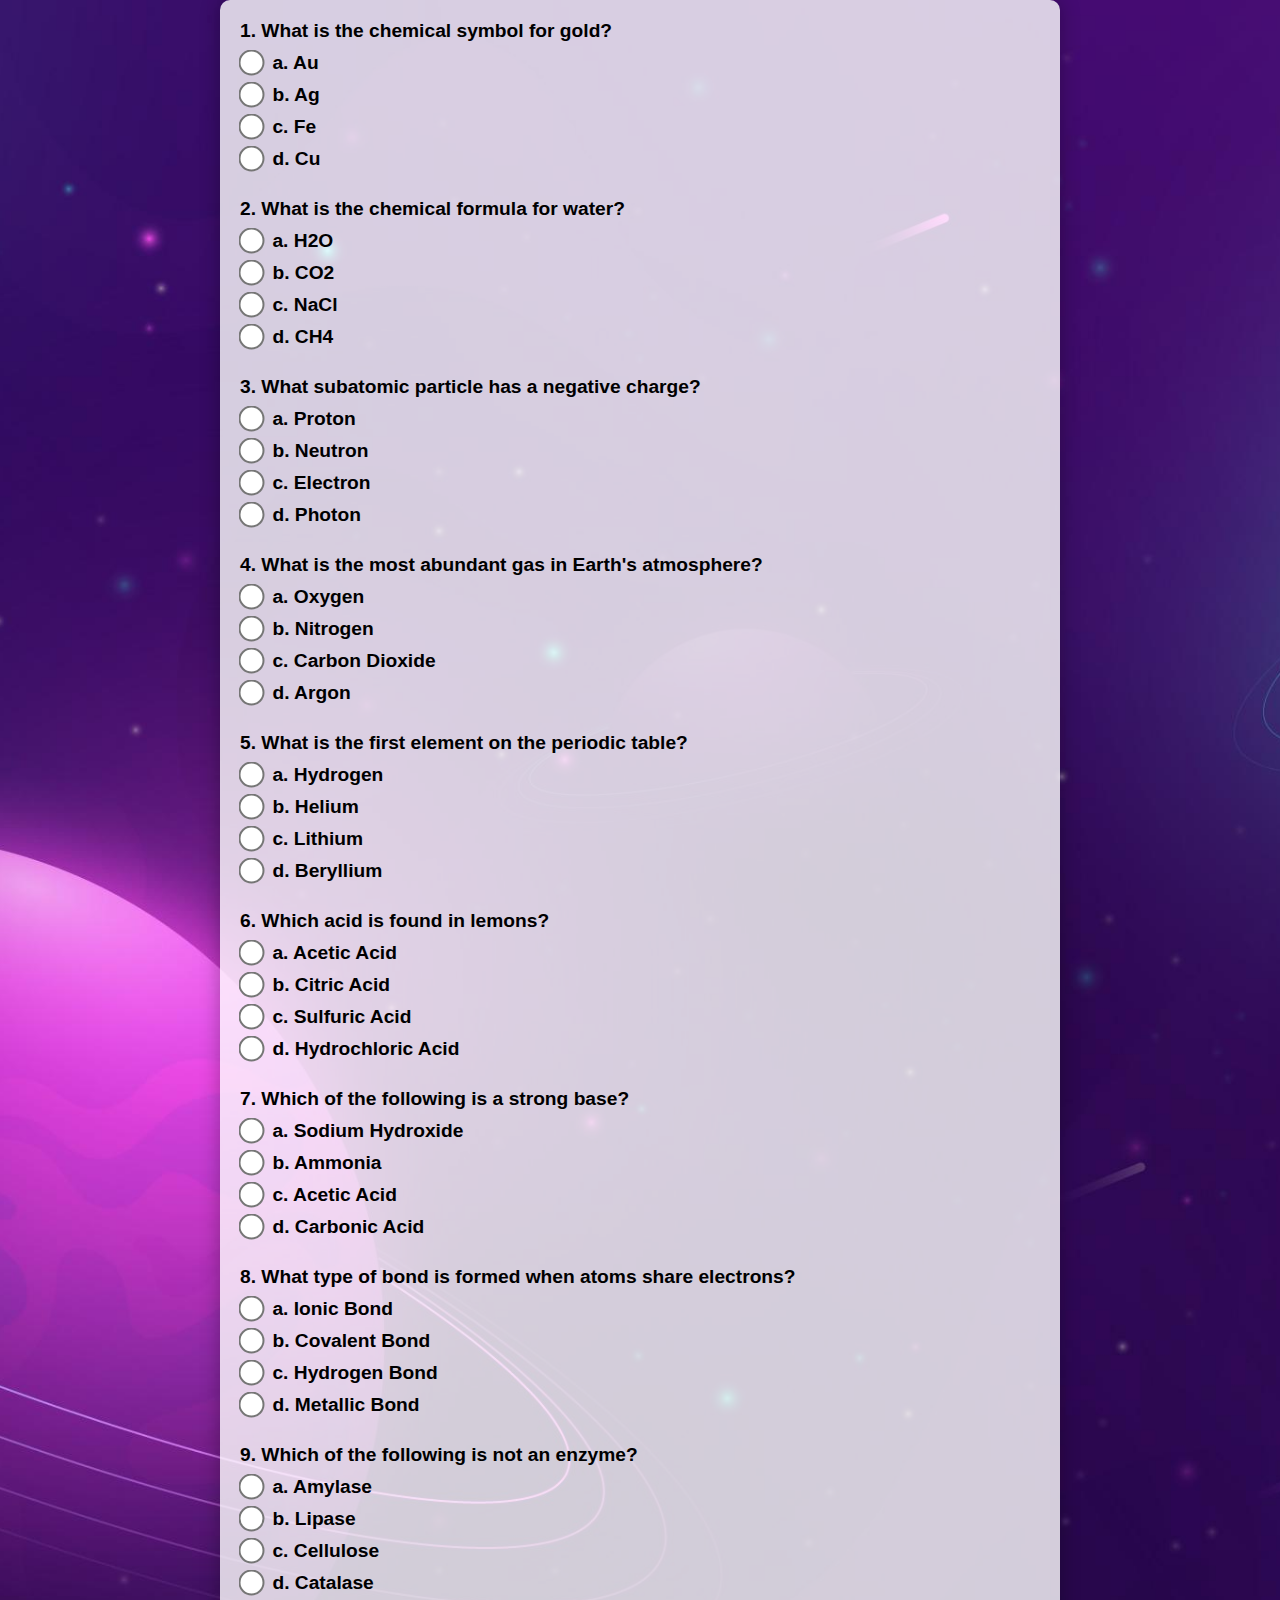
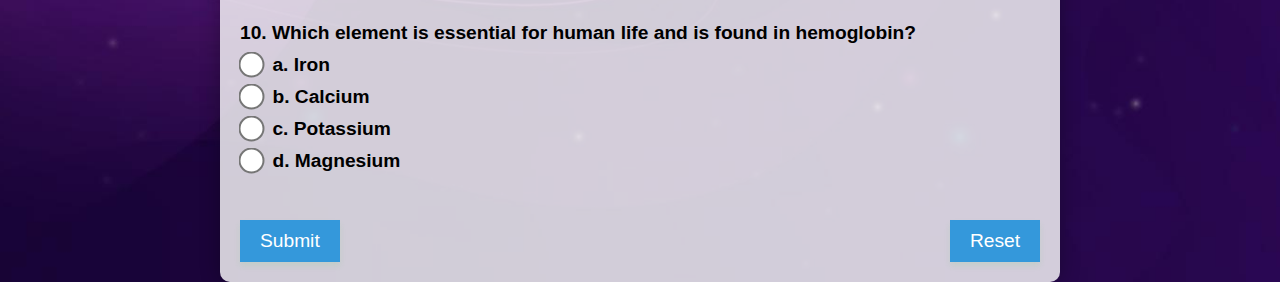
<file: sub-pages/chem.html>
<!DOCTYPE html>
<html>
    <head>
        <title>Chemistry</title>
        <link rel="icon" type="image/jpg" href="../Gemini_Generated_Image.jpg">
        <link rel="stylesheet" type="text/css" href="../stylesheet/sub.css">
    </head>
    <body>
        <form>
            <div class="chemistry1">
                <label for="element">1. What is the chemical symbol for gold?</label><br>
            
                <input type="radio" id="element" name="element" value="Au">
                <label for="Au">a. Au</label><br>
            
                <input type="radio" id="element" name="element" value="Ag">
                <label for="Ag">b. Ag</label><br>
            
                <input type="radio" id="element" name="element" value="Fe">
                <label for="Fe">c. Fe</label><br>
            
                <input type="radio" id="element" name="element" value="Cu">
                <label for="Cu">d. Cu</label><br>
            </div><br>
            
            <div class="chemistry2">
                <label for="compound">2. What is the chemical formula for water?</label><br>
            
                <input type="radio" id="compound" name="compound" value="H2O">
                <label for="H2O">a. H2O</label><br>
            
                <input type="radio" id="compound" name="compound" value="CO2">
                <label for="CO2">b. CO2</label><br>
            
                <input type="radio" id="compound" name="compound" value="NaCl">
                <label for="NaCl">c. NaCl</label><br>
            
                <input type="radio" id="compound" name="compound" value="CH4">
                <label for="CH4">d. CH4</label><br>
            </div><br>
            
            <div class="chemistry3">
                <label for="atom">3. What subatomic particle has a negative charge?</label><br>
            
                <input type="radio" id="atom" name="atom" value="Proton">
                <label for="Proton">a. Proton</label><br>
            
                <input type="radio" id="atom" name="atom" value="Neutron">
                <label for="Neutron">b. Neutron</label><br>
            
                <input type="radio" id="atom" name="atom" value="Electron">
                <label for="Electron">c. Electron</label><br>
            
                <input type="radio" id="atom" name="atom" value="Photon">
                <label for="Photon">d. Photon</label><br>
            </div><br>
            
            <div class="chemistry4">
                <label for="gas">4. What is the most abundant gas in Earth's atmosphere?</label><br>
            
                <input type="radio" id="gas" name="gas" value="Oxygen">
                <label for="Oxygen">a. Oxygen</label><br>
            
                <input type="radio" id="gas" name="gas" value="Nitrogen">
                <label for="Nitrogen">b. Nitrogen</label><br>
            
                <input type="radio" id="gas" name="gas" value="Carbon Dioxide">
                <label for="Carbon Dioxide">c. Carbon Dioxide</label><br>
            
                <input type="radio" id="gas" name="gas" value="Argon">
                <label for="Argon">d. Argon</label><br>
            </div><br>
            
            <div class="chemistry5">
                <label for="periodic">5. What is the first element on the periodic table?</label><br>
            
                <input type="radio" id="periodic" name="periodic" value="Hydrogen">
                <label for="Hydrogen">a. Hydrogen</label><br>
            
                <input type="radio" id="periodic" name="periodic" value="Helium">
                <label for="Helium">b. Helium</label><br>
            
                <input type="radio" id="periodic" name="periodic" value="Lithium">
                <label for="Lithium">c. Lithium</label><br>
            
                <input type="radio" id="periodic" name="periodic" value="Beryllium">
                <label for="Beryllium">d. Beryllium</label><br>
            </div><br>
            
            <div class="chemistry6">
                <label for="acid">6. Which acid is found in lemons?</label><br>
            
                <input type="radio" id="acid" name="acid" value="Acetic Acid">
                <label for="Acetic Acid">a. Acetic Acid</label><br>
            
                <input type="radio" id="acid" name="acid" value="Citric Acid">
                <label for="Citric Acid">b. Citric Acid</label><br>
            
                <input type="radio" id="acid" name="acid" value="Sulfuric Acid">
                <label for="Sulfuric Acid">c. Sulfuric Acid</label><br>
            
                <input type="radio" id="acid" name="acid" value="Hydrochloric Acid">
                <label for="Hydrochloric Acid">d. Hydrochloric Acid</label><br>
            </div><br>
            
            <div class="chemistry7">
                <label for="base">7. Which of the following is a strong base?</label><br>
            
                <input type="radio" id="base" name="base" value="Sodium Hydroxide">
                <label for="Sodium Hydroxide">a. Sodium Hydroxide</label><br>
            
                <input type="radio" id="base" name="base" value="Ammonia">
                <label for="Ammonia">b. Ammonia</label><br>
            
                <input type="radio" id="base" name="base" value="Acetic Acid">
                <label for="Acetic Acid">c. Acetic Acid</label><br>
            
                <input type="radio" id="base" name="base" value="Carbonic Acid">
                <label for="Carbonic Acid">d. Carbonic Acid</label><br>
            </div><br>
            
            <div class="chemistry8">
                <label for="bond">8. What type of bond is formed when atoms share electrons?</label><br>
            
                <input type="radio" id="bond" name="bond" value="Ionic Bond">
                <label for="Ionic Bond">a. Ionic Bond</label><br>
            
                <input type="radio" id="bond" name="bond" value="Covalent Bond">
                <label for="Covalent Bond">b. Covalent Bond</label><br>
            
                <input type="radio" id="bond" name="bond" value="Hydrogen Bond">
                <label for="Hydrogen Bond">c. Hydrogen Bond</label><br>
            
                <input type="radio" id="bond" name="bond" value="Metallic Bond">
                <label for="Metallic Bond">d. Metallic Bond</label><br>
            </div><br>
            
            <div class="chemistry9">
                <label for="enzyme">9. Which of the following is not an enzyme?</label><br>
            
                <input type="radio" id="enzyme" name="enzyme" value="Amylase">
                <label for="Amylase">a. Amylase</label><br>
            
                <input type="radio" id="enzyme" name="enzyme" value="Lipase">
                <label for="Lipase">b. Lipase</label><br>
            
                <input type="radio" id="enzyme" name="enzyme" value="Cellulose">
                <label for="Cellulose">c. Cellulose</label><br>
            
                <input type="radio" id="enzyme" name="enzyme" value="Catalase">
                <label for="Catalase">d. Catalase</label><br>
            </div><br>
            
            <div class="chemistry10">
                <label for="element">10. Which element is essential for human life and is found in hemoglobin?</label><br>
            
                <input type="radio" id="element" name="elementQ" value="Iron">
                <label for="Iron">a. Iron</label><br>
            
                <input type="radio" id="element" name="elementQ" value="Calcium">
                <label for="Calcium">b. Calcium</label><br>
            
                <input type="radio" id="element" name="elementQ" value="Potassium">
                <label for="Potassium">c. Potassium</label><br>
            
                <input type="radio" id="element" name="elementQ" value="Magnesium">
                <label for="Magnesium">d. Magnesium</label><br>
            </div><br>
            <button type="submit" value="submit">Submit</button>
            <button type="reset" value="reset" class="Reset">Reset</button>
        </form>

    </body>
</html>
</file>
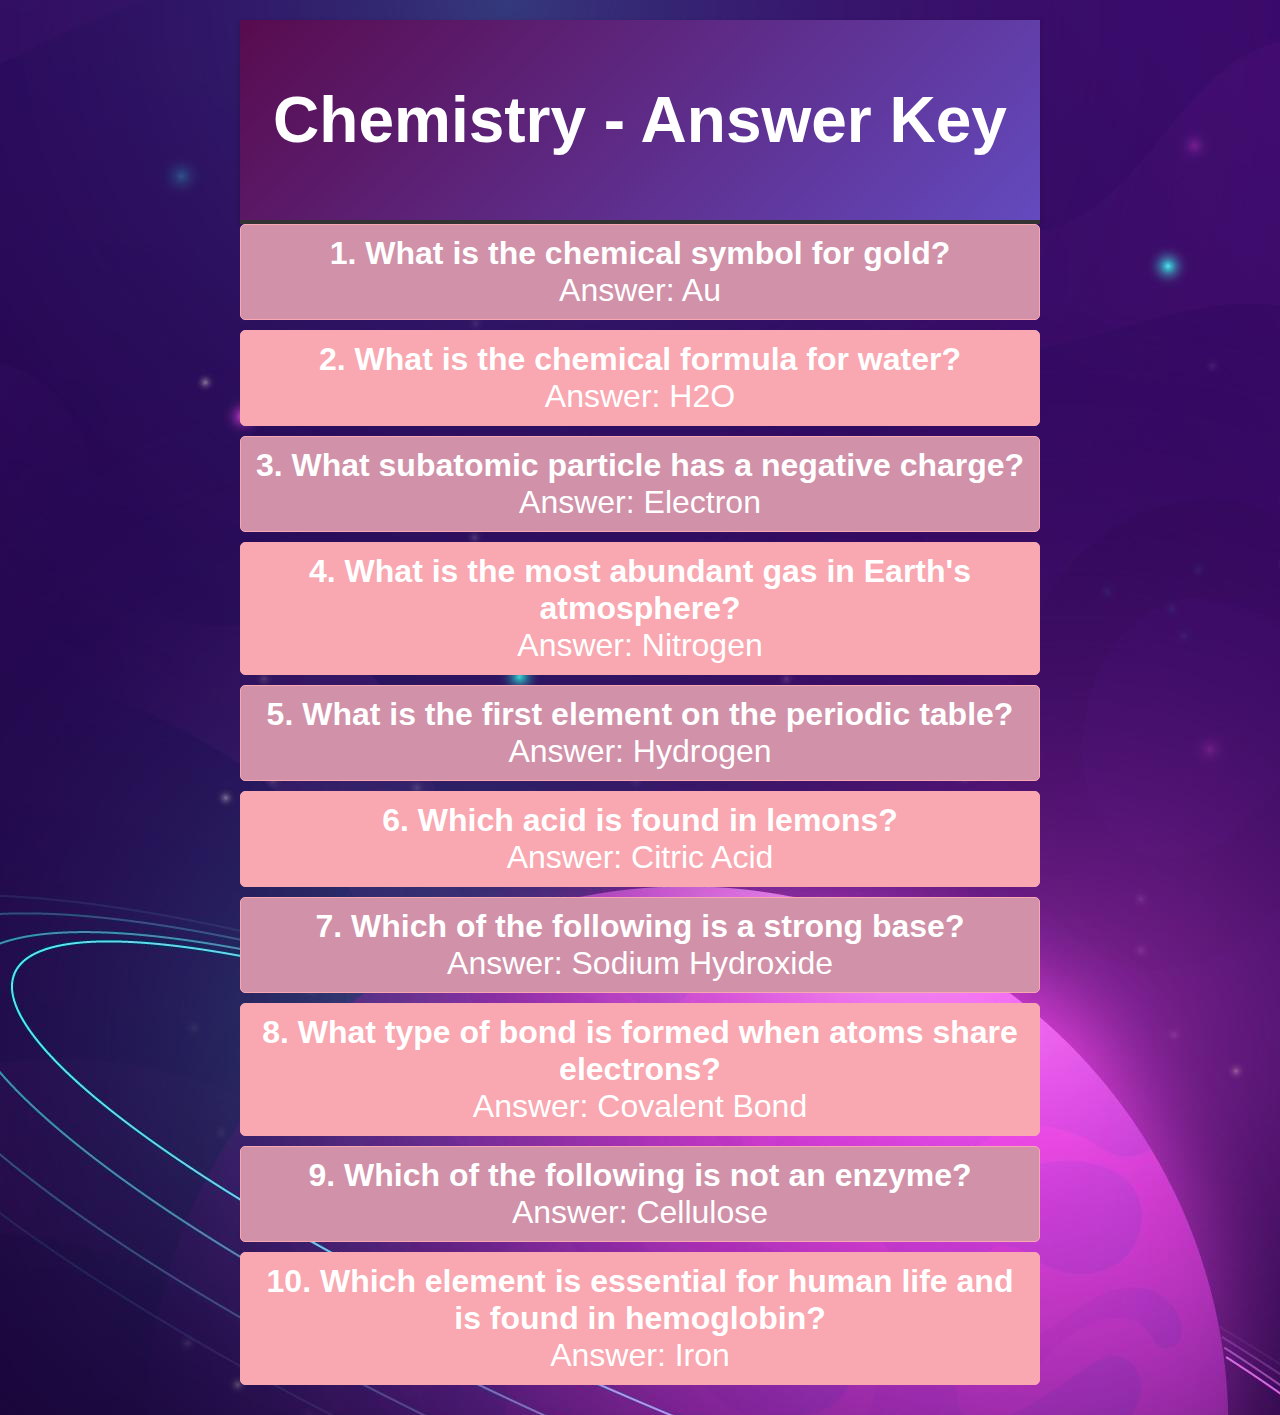
<file: sub-pages/chemkey.html>
<!DOCTYPE html>
<html>
<head>
    <title>Chemistry - Answer Key</title>
    <link rel="icon" type="image/jpg" href="../Gemini_Generated_Image.jpg">
    <link rel="stylesheet" type="text/css" href="../stylesheet/key.css">
</head>
<body>
    <div class="container">
        <header>
            <h1>Chemistry - Answer Key</h1>
        </header>
        <div class="answer">
            <strong>1. What is the chemical symbol for gold?</strong><br>
            Answer: Au
        </div>
        <div class="answer">
            <strong>2. What is the chemical formula for water?</strong><br>
            Answer: H2O
        </div>
        <div class="answer">
            <strong>3. What subatomic particle has a negative charge?</strong><br>
            Answer: Electron
        </div>
        <div class="answer">
            <strong>4. What is the most abundant gas in Earth's atmosphere?</strong><br>
            Answer: Nitrogen
        </div>
        <div class="answer">
            <strong>5. What is the first element on the periodic table?</strong><br>
            Answer: Hydrogen
        </div>
        <div class="answer">
            <strong>6. Which acid is found in lemons?</strong><br>
            Answer: Citric Acid
        </div>
        <div class="answer">
            <strong>7. Which of the following is a strong base?</strong><br>
            Answer: Sodium Hydroxide
        </div>
        <div class="answer">
            <strong>8. What type of bond is formed when atoms share electrons?</strong><br>
            Answer: Covalent Bond
        </div>
        <div class="answer">
            <strong>9. Which of the following is not an enzyme?</strong><br>
            Answer: Cellulose
        </div>
        <div class="answer">
            <strong>10. Which element is essential for human life and is found in hemoglobin?</strong><br>
            Answer: Iron
        </div>
    </div>
</body>
</html>
</file>
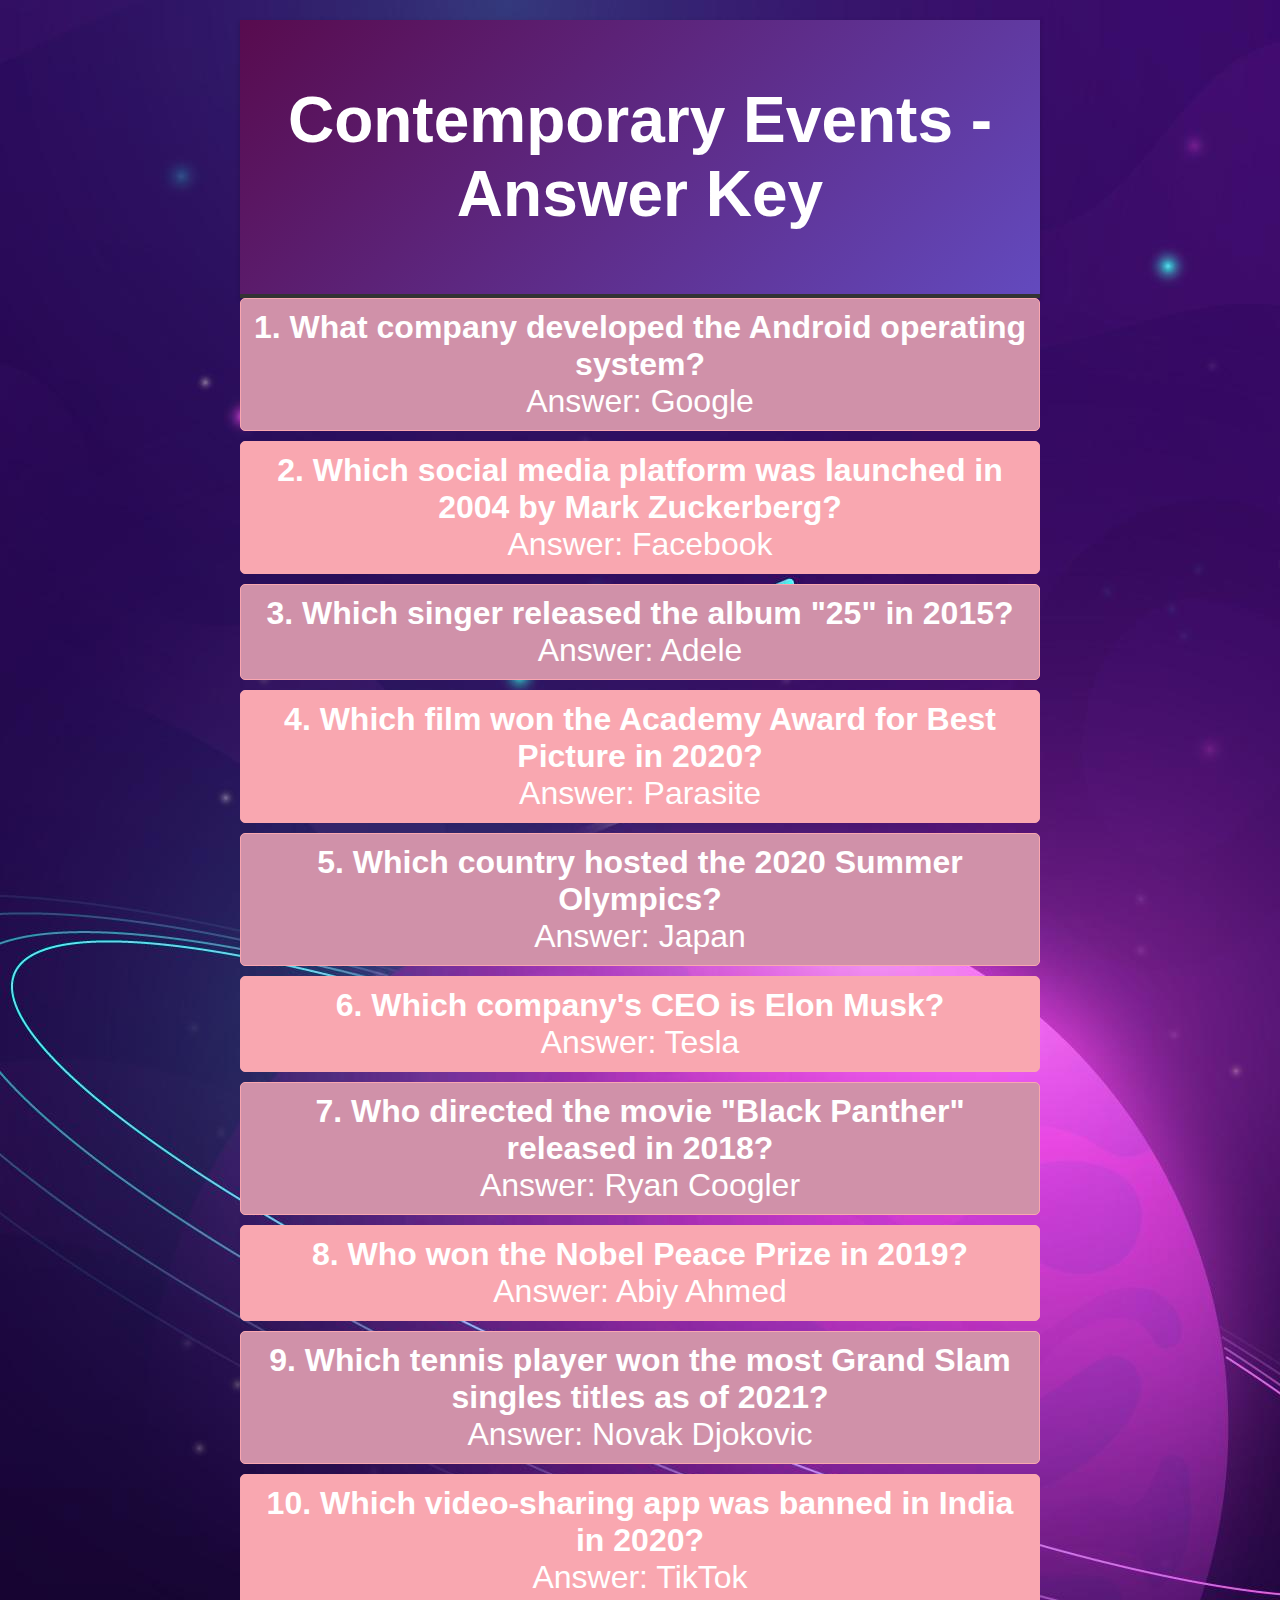
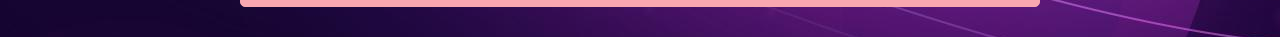
<file: sub-pages/conkey.html>
<!DOCTYPE html>
<html>
<head>
    <title>Contemporary Events - Answer Key</title>
    <link rel="icon" type="image/jpg" href="../Gemini_Generated_Image.jpg">
    <link rel="stylesheet" type="text/css" href="../stylesheet/key.css">
</head>
<body>
    <div class="container">
        <header>
            <h1>Contemporary Events - Answer Key</h1>
        </header>
        <div class="answer">
            <strong>1. What company developed the Android operating system?</strong><br>
            Answer: Google
        </div>
        <div class="answer">
            <strong>2. Which social media platform was launched in 2004 by Mark Zuckerberg?</strong><br>
            Answer: Facebook
        </div>
        <div class="answer">
            <strong>3. Which singer released the album "25" in 2015?</strong><br>
            Answer: Adele
        </div>
        <div class="answer">
            <strong>4. Which film won the Academy Award for Best Picture in 2020?</strong><br>
            Answer: Parasite
        </div>
        <div class="answer">
            <strong>5. Which country hosted the 2020 Summer Olympics?</strong><br>
            Answer: Japan
        </div>
        <div class="answer">
            <strong>6. Which company's CEO is Elon Musk?</strong><br>
            Answer: Tesla
        </div>
        <div class="answer">
            <strong>7. Who directed the movie "Black Panther" released in 2018?</strong><br>
            Answer: Ryan Coogler
        </div>
        <div class="answer">
            <strong>8. Who won the Nobel Peace Prize in 2019?</strong><br>
            Answer: Abiy Ahmed
        </div>
        <div class="answer">
            <strong>9. Which tennis player won the most Grand Slam singles titles as of 2021?</strong><br>
            Answer: Novak Djokovic
        </div>
        <div class="answer">
            <strong>10. Which video-sharing app was banned in India in 2020?</strong><br>
            Answer: TikTok
        </div>
    </div>
</body>
</html>
</file>
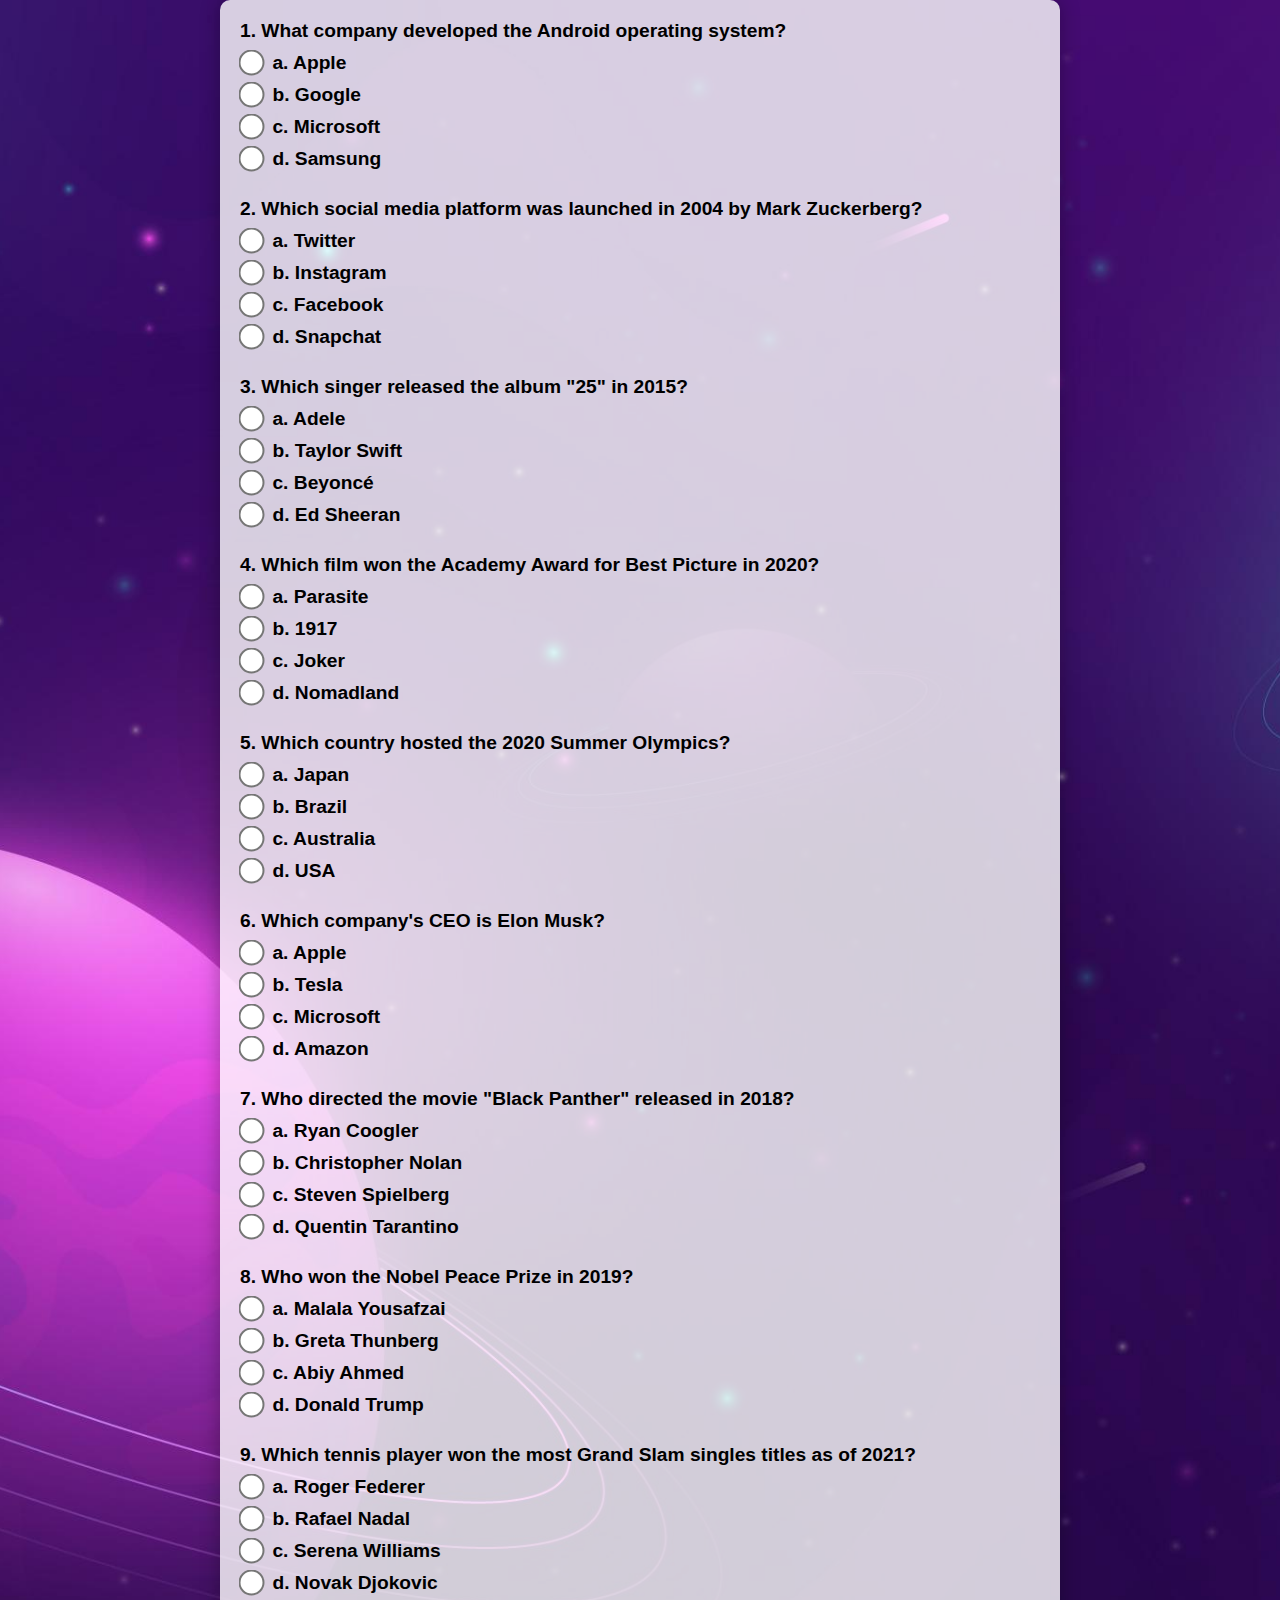
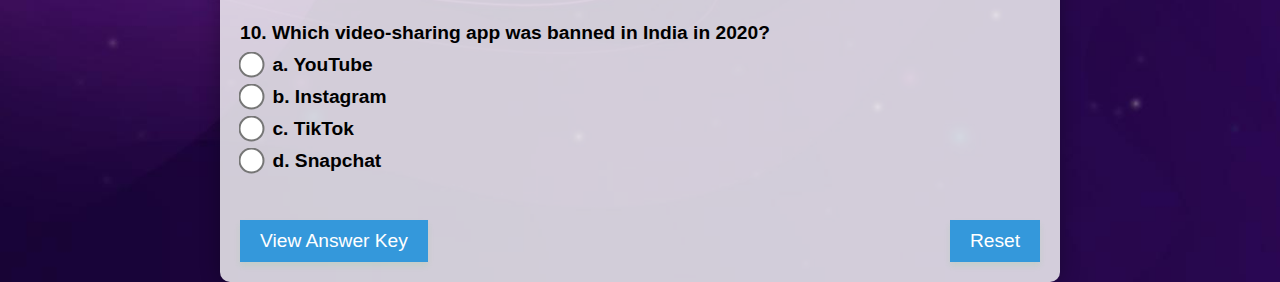
<file: sub-pages/contemporary.html>
<!DOCTYPE html>
<html>
<head>
    <title>Contemporary Events</title>
    <link rel="icon" type="image/jpg" href="../Gemini_Generated_Image.jpg">
    <link rel="stylesheet" type="text/css" href="../stylesheet/sub.css">
</head>
<body>
    <form>
        <div class="contemporary1">
            <label for="techQ1">1. What company developed the Android operating system?</label><br>
        
            <input type="radio" id="techQ1" name="techQ1" value="Apple">
            <label for="techQ1">a. Apple</label><br>
        
            <input type="radio" id="techQ2" name="techQ1" value="Google">
            <label for="techQ2">b. Google</label><br>
        
            <input type="radio" id="techQ3" name="techQ1" value="Microsoft">
            <label for="techQ3">c. Microsoft</label><br>
        
            <input type="radio" id="techQ4" name="techQ1" value="Samsung">
            <label for="techQ4">d. Samsung</label><br>
        </div><br>
        
        <div class="contemporary2">
            <label for="socialQ2">2. Which social media platform was launched in 2004 by Mark Zuckerberg?</label><br>
        
            <input type="radio" id="socialQ5" name="socialQ2" value="Twitter">
            <label for="socialQ5">a. Twitter</label><br>
        
            <input type="radio" id="socialQ6" name="socialQ2" value="Instagram">
            <label for="socialQ6">b. Instagram</label><br>
        
            <input type="radio" id="socialQ7" name="socialQ2" value="Facebook">
            <label for="socialQ7">c. Facebook</label><br>
        
            <input type="radio" id="socialQ8" name="socialQ2" value="Snapchat">
            <label for="socialQ8">d. Snapchat</label><br>
        </div><br>
        
        <div class="contemporary3">
            <label for="celebQ3">3. Which singer released the album "25" in 2015?</label><br>
        
            <input type="radio" id="celebQ9" name="celebQ3" value="Adele">
            <label for="celebQ9">a. Adele</label><br>
        
            <input type="radio" id="celebQ10" name="celebQ3" value="Taylor Swift">
            <label for="celebQ10">b. Taylor Swift</label><br>
        
            <input type="radio" id="celebQ11" name="celebQ3" value="Beyoncé">
            <label for="celebQ11">c. Beyoncé</label><br>
        
            <input type="radio" id="celebQ12" name="celebQ3" value="Ed Sheeran">
            <label for="celebQ12">d. Ed Sheeran</label><br>
        </div><br>
        
        <div class="contemporary4">
            <label for="filmQ4">4. Which film won the Academy Award for Best Picture in 2020?</label><br>
        
            <input type="radio" id="filmQ13" name="filmQ4" value="Parasite">
            <label for="filmQ13">a. Parasite</label><br>
        
            <input type="radio" id="filmQ14" name="filmQ4" value="1917">
            <label for="filmQ14">b. 1917</label><br>
        
            <input type="radio" id="filmQ15" name="filmQ4" value="Joker">
            <label for="filmQ15">c. Joker</label><br>
        
            <input type="radio" id="filmQ16" name="filmQ4" value="Nomadland">
            <label for="filmQ16">d. Nomadland</label><br>
        </div><br>
        
        <div class="contemporary5">
            <label for="sportQ5">5. Which country hosted the 2020 Summer Olympics?</label><br>
        
            <input type="radio" id="sportQ17" name="sportQ5" value="Japan">
            <label for="sportQ17">a. Japan</label><br>
        
            <input type="radio" id="sportQ18" name="sportQ5" value="Brazil">
            <label for="sportQ18">b. Brazil</label><br>
        
            <input type="radio" id="sportQ19" name="sportQ5" value="Australia">
            <label for="sportQ19">c. Australia</label><br>
        
            <input type="radio" id="sportQ20" name="sportQ5" value="USA">
            <label for="sportQ20">d. USA</label><br>
        </div><br>
        
        <div class="contemporary6">
            <label for="techQ6">6. Which company's CEO is Elon Musk?</label><br>
        
            <input type="radio" id="techQ13" name="techQ6" value="Apple">
            <label for="techQ13">a. Apple</label><br>
        
            <input type="radio" id="techQ14" name="techQ6" value="Tesla">
            <label for="techQ14">b. Tesla</label><br>
        
            <input type="radio" id="techQ15" name="techQ6" value="Microsoft">
            <label for="techQ15">c. Microsoft</label><br>
        
            <input type="radio" id="techQ16" name="techQ6" value="Amazon">
            <label for="techQ16">d. Amazon</label><br>
        </div><br>
        
        <div class="contemporary7">
            <label for="filmQ7">7. Who directed the movie "Black Panther" released in 2018?</label><br>
        
            <input type="radio" id="filmQ17" name="filmQ7" value="Ryan Coogler">
            <label for="filmQ17">a. Ryan Coogler</label><br>
        
            <input type="radio" id="filmQ18" name="filmQ7" value="Christopher Nolan">
            <label for="filmQ18">b. Christopher Nolan</label><br>
        
            <input type="radio" id="filmQ19" name="filmQ7" value="Steven Spielberg">
            <label for="filmQ19">c. Steven Spielberg</label><br>
        
            <input type="radio" id="filmQ20" name="filmQ7" value="Quentin Tarantino">
            <label for="filmQ20">d. Quentin Tarantino</label><br>
        </div><br>
        
        <div class="contemporary8">
            <label for="celebQ8">8. Who won the Nobel Peace Prize in 2019?</label><br>
        
            <input type="radio" id="celebQ21" name="celebQ8" value="Malala Yousafzai">
            <label for="celebQ21">a. Malala Yousafzai</label><br>
        
            <input type="radio" id="celebQ22" name="celebQ8" value="Greta Thunberg">
            <label for="celebQ22">b. Greta Thunberg</label><br>
        
            <input type="radio" id="celebQ23" name="celebQ8" value="Abiy Ahmed">
            <label for="celebQ23">c. Abiy Ahmed</label><br>
        
            <input type="radio" id="celebQ24" name="celebQ8" value="Donald Trump">
            <label for="celebQ24">d. Donald Trump</label><br>
        </div><br>
        
        <div class="contemporary9">
            <label for="sportQ9">9. Which tennis player won the most Grand Slam singles titles as of 2021?</label><br>
        
            <input type="radio" id="sportQ21" name="sportQ9" value="Roger Federer">
            <label for="sportQ21">a. Roger Federer</label><br>
        
            <input type="radio" id="sportQ22" name="sportQ9" value="Rafael Nadal">
            <label for="sportQ22">b. Rafael Nadal</label><br>
        
            <input type="radio" id="sportQ23" name="sportQ9" value="Serena Williams">
            <label for="sportQ23">c. Serena Williams</label><br>
        
            <input type="radio" id="sportQ24" name="sportQ9" value="Novak Djokovic">
            <label for="sportQ24">d. Novak Djokovic</label><br>
        </div><br>
        
        <div class="contemporary10">
            <label for="techQ10">10. Which video-sharing app was banned in India in 2020?</label><br>
        
            <input type="radio" id="techQ17" name="techQ10" value="YouTube">
            <label for="techQ17">a. YouTube</label><br>
        
            <input type="radio" id="techQ18" name="techQ10" value="Instagram">
            <label for="techQ18">b. Instagram</label><br>
        
            <input type="radio" id="techQ19" name="techQ10" value="TikTok">
            <label for="techQ19">c. TikTok</label><br>
        
            <input type="radio" id="techQ20" name="techQ10" value="Snapchat">
            <label for="techQ20">d. Snapchat</label><br>
        </div><br>
        <button type="button" onclick="window.location.href='conkey.html'">View Answer Key</button>
        <button type="reset" value="reset" class="Reset">Reset</button> 
    </form>

</body>
</html>
</file>
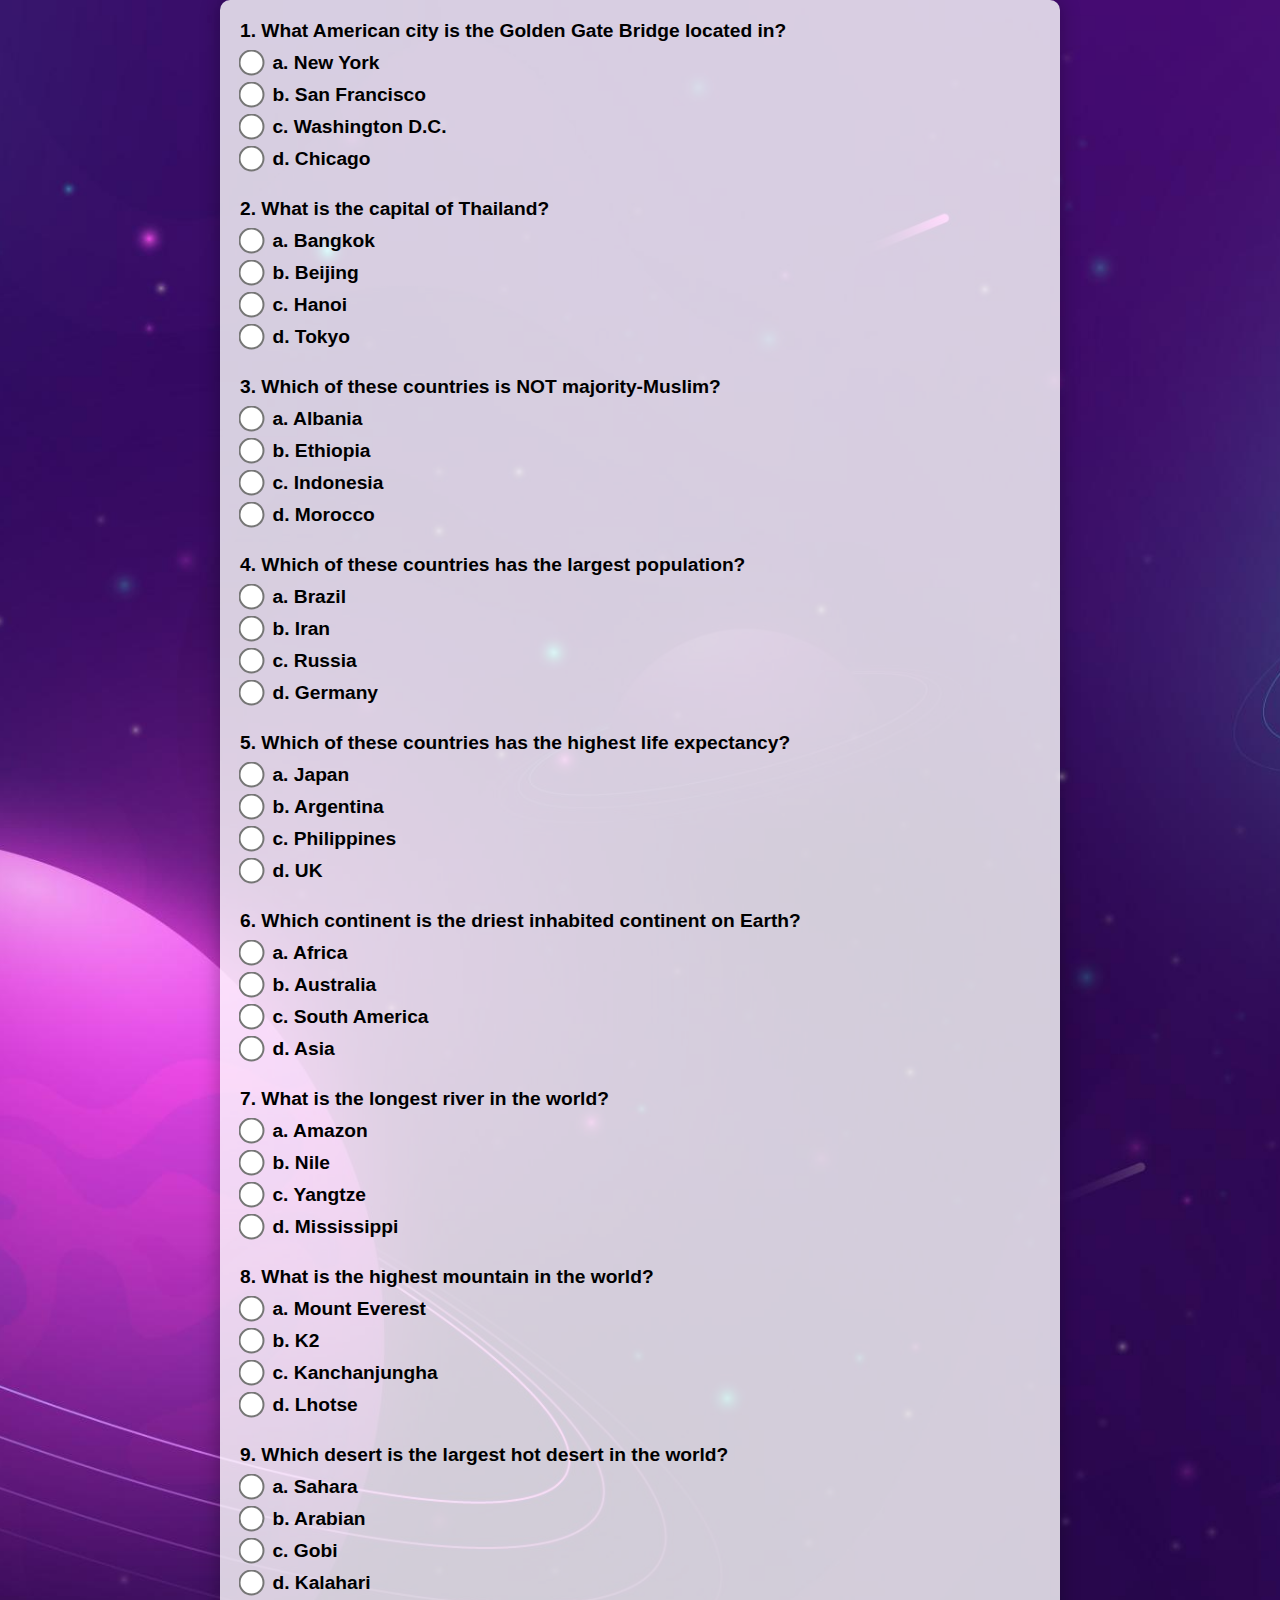
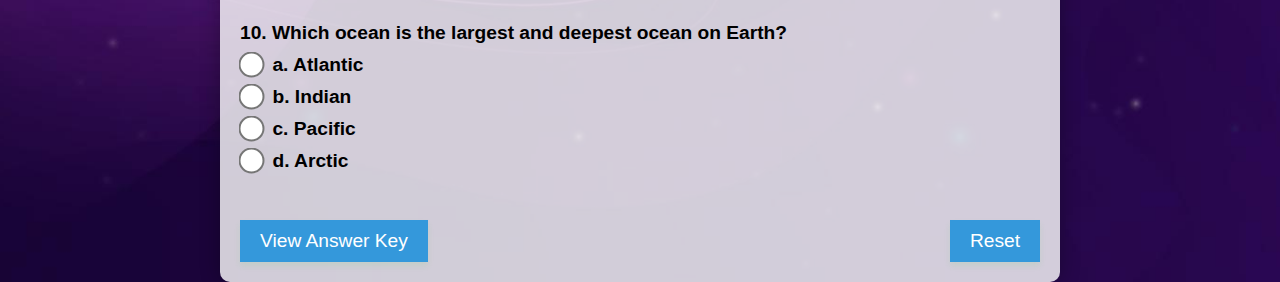
<file: sub-pages/geography.html>
<!DOCTYPE html>
<html>
<head>
    <title>Geography</title>
    <link rel="icon" type="image/jpg" href="../Gemini_Generated_Image.jpg">
    <link rel="stylesheet" type="text/css" href="../stylesheet/sub.css">
</head>
<body>
    <form>
        <div class="geo1">
            <label for="city1">1. What American city is the Golden Gate Bridge located in?</label><br>

            <input type="radio" id="city1" name="city" value="New York">
            <label for="city1">a. New York</label><br>

            <input type="radio" id="city2" name="city" value="San Francisco">
            <label for="city2">b. San Francisco</label><br>

            <input type="radio" id="city3" name="city" value="Washington D.C.">
            <label for="city3">c. Washington D.C.</label><br>

            <input type="radio" id="city4" name="city" value="Chicago">
            <label for="city4">d. Chicago</label><br>
        </div><br>

        <div class="geo2">
            <label for="capital1">2. What is the capital of Thailand?</label><br>

            <input type="radio" id="capital1" name="capital" value="Bangkok">
            <label for="capital1">a. Bangkok</label><br>

            <input type="radio" id="capital2" name="capital" value="Beijing">
            <label for="capital2">b. Beijing</label><br>

            <input type="radio" id="capital3" name="capital" value="Hanoi">
            <label for="capital3">c. Hanoi</label><br>

            <input type="radio" id="capital4" name="capital" value="Tokyo">
            <label for="capital4">d. Tokyo</label><br>
        </div><br>

        <div class="geo3">
            <label for="muslim1">3. Which of these countries is NOT majority-Muslim?</label><br>

            <input type="radio" id="muslim1" name="muslim" value="Albania">
            <label for="muslim1">a. Albania</label><br>

            <input type="radio" id="muslim2" name="muslim" value="Ethiopia">
            <label for="muslim2">b. Ethiopia</label><br>

            <input type="radio" id="muslim3" name="muslim" value="Indonesia">
            <label for="muslim3">c. Indonesia</label><br>

            <input type="radio" id="muslim4" name="muslim" value="Morocco">
            <label for="muslim4">d. Morocco</label><br>
        </div><br>

        <div class="geo4">
            <label for="popu1">4. Which of these countries has the largest population?</label><br>

            <input type="radio" id="popu1" name="popu" value="Brazil">
            <label for="popu1">a. Brazil</label><br>

            <input type="radio" id="popu2" name="popu" value="Iran">
            <label for="popu2">b. Iran</label><br>

            <input type="radio" id="popu3" name="popu" value="Russia">
            <label for="popu3">c. Russia</label><br>

            <input type="radio" id="popu4" name="popu" value="Germany">
            <label for="popu4">d. Germany</label><br>
        </div><br>

        <div class="geo5">
            <label for="life1">5. Which of these countries has the highest life expectancy?</label><br>

            <input type="radio" id="life1" name="life" value="Japan">
            <label for="life1">a. Japan</label><br>

            <input type="radio" id="life2" name="life" value="Argentina">
            <label for="life2">b. Argentina</label><br>

            <input type="radio" id="life3" name="life" value="Philippines">
            <label for="life3">c. Philippines</label><br>

            <input type="radio" id="life4" name="life" value="UK">
            <label for="life4">d. UK</label><br>
        </div><br>

        <div class="geo6">
            <label for="continent1">6. Which continent is the driest inhabited continent on Earth?</label><br>

            <input type="radio" id="continent1" name="continent" value="Africa">
            <label for="continent1">a. Africa</label><br>

            <input type="radio" id="continent2" name="continent" value="Australia">
            <label for="continent2">b. Australia</label><br>

            <input type="radio" id="continent3" name="continent" value="South America">
            <label for="continent3">c. South America</label><br>

            <input type="radio" id="continent4" name="continent" value="Asia">
            <label for="continent4">d. Asia</label><br>
        </div><br>

        <div class="geo7">
            <label for="river1">7. What is the longest river in the world?</label><br>

            <input type="radio" id="river1" name="river" value="Amazon">
            <label for="river1">a. Amazon</label><br>

            <input type="radio" id="river2" name="river" value="Nile">
            <label for="river2">b. Nile</label><br>

            <input type="radio" id="river3" name="river" value="Yangtze">
            <label for="river3">c. Yangtze</label><br>

            <input type="radio" id="river4" name="river" value="Mississippi">
            <label for="river4">d. Mississippi</label><br>
        </div><br>

        <div class="geo8">
            <label for="mountain1">8. What is the highest mountain in the world?</label><br>

            <input type="radio" id="mountain1" name="mountain" value="Mount Everest">
            <label for="mountain1">a. Mount Everest</label><br>

            <input type="radio" id="mountain2" name="mountain" value="K2">
            <label for="mountain2">b. K2</label><br>

            <input type="radio" id="mountain3" name="mountain" value="Kanchanjungha">
            <label for="mountain3">c. Kanchanjungha</label><br>

            <input type="radio" id="mountain4" name="mountain" value="Lhotse">
            <label for="mountain4">d. Lhotse</label><br>
        </div><br>

        <div class="geo9">
            <label for="desert1">9. Which desert is the largest hot desert in the world?</label><br>

            <input type="radio" id="desert1" name="desert" value="Sahara">
            <label for="desert1">a. Sahara</label><br>

            <input type="radio" id="desert2" name="desert" value="Arabian">
            <label for="desert2">b. Arabian</label><br>

            <input type="radio" id="desert3" name="desert" value="Gobi">
            <label for="desert3">c. Gobi</label><br>

            <input type="radio" id="desert4" name="desert" value="Kalahari">
            <label for="desert4">d. Kalahari</label><br>
        </div><br>

        <div class="geo10">
            <label for="ocean1">10. Which ocean is the largest and deepest ocean on Earth?</label><br>

            <input type="radio" id="ocean1" name="ocean" value="Atlantic">
            <label for="ocean1">a. Atlantic</label><br>

            <input type="radio" id="ocean2" name="ocean" value="Indian">
            <label for="ocean2">b. Indian</label><br>

            <input type="radio" id="ocean3" name="ocean" value="Pacific">
            <label for="ocean3">c. Pacific</label><br>

            <input type="radio" id="ocean4" name="ocean" value="Arctic">
            <label for="ocean4">d. Arctic</label><br>
        </div><br>
        <button type="button" onclick="window.location.href='geokey.html'">View Answer Key</button>
        <button type="reset" value="reset" class="Reset">Reset</button>
    </form>
   
</body>
</html>
</file>
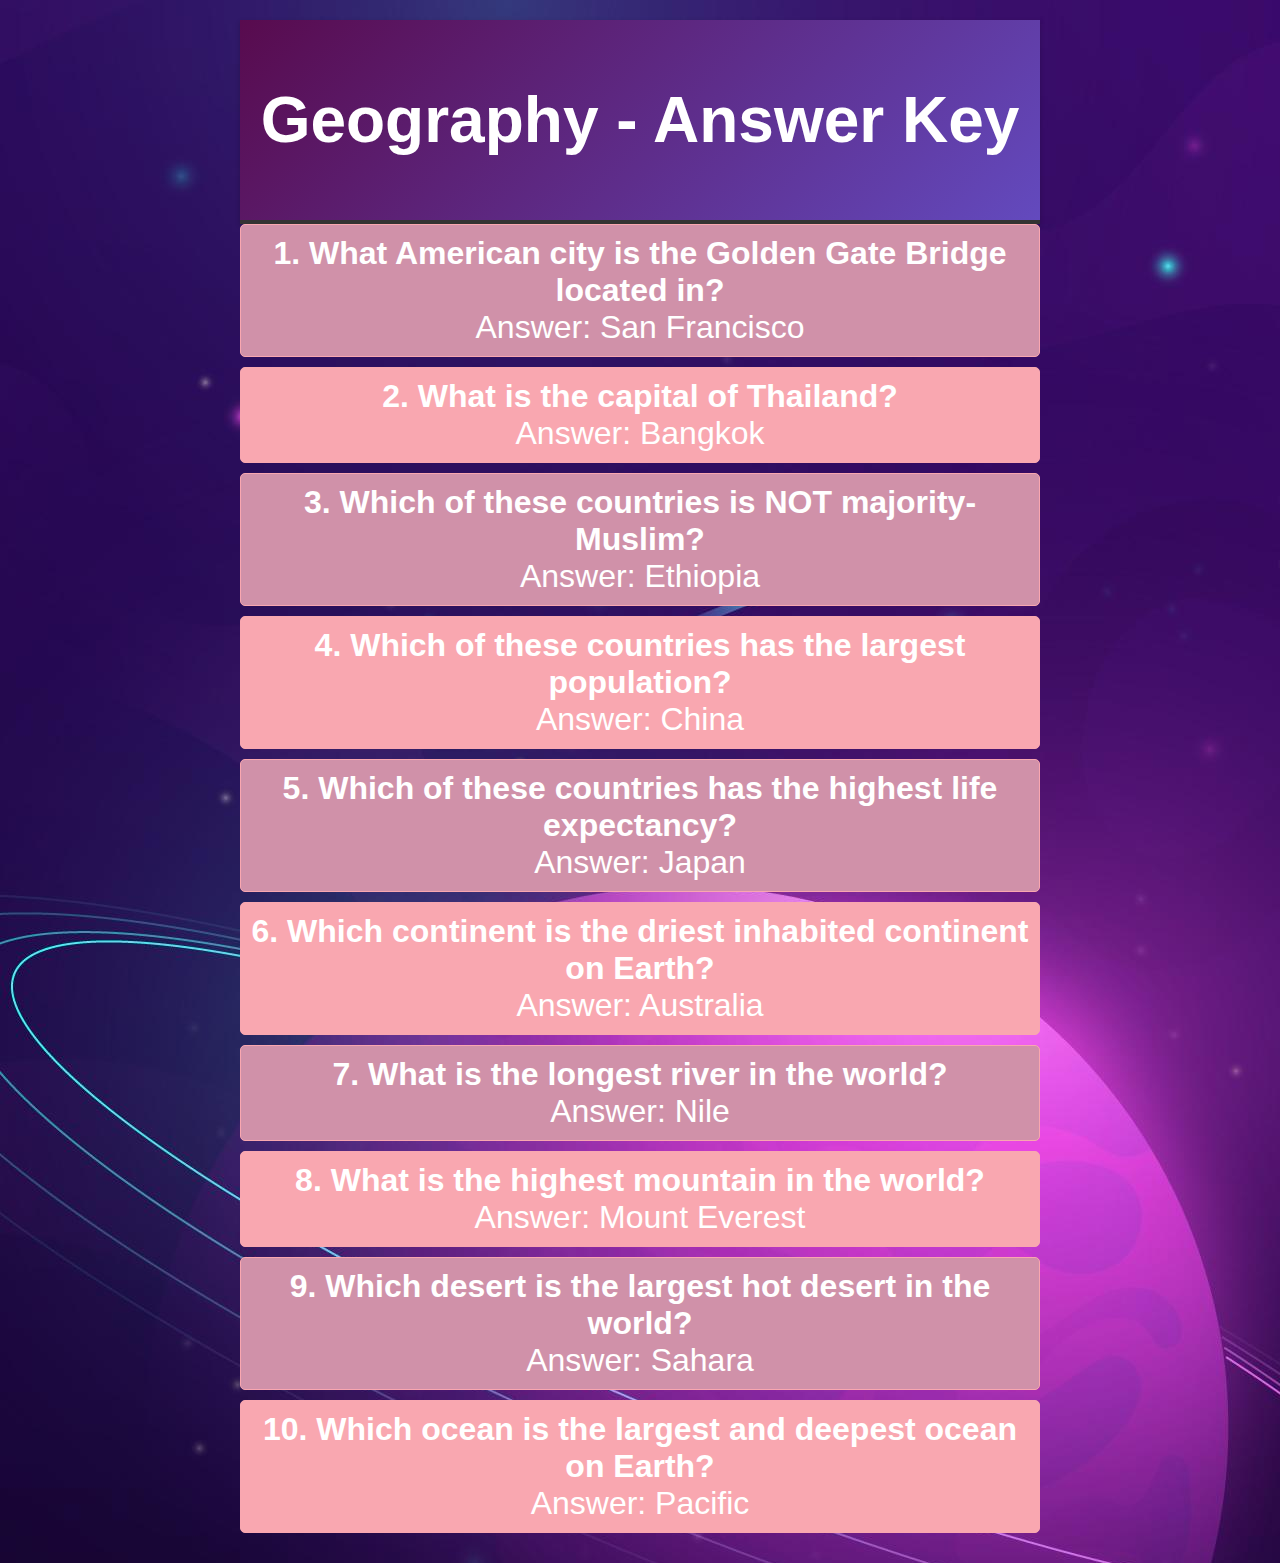
<file: sub-pages/geokey.html>
<!DOCTYPE html>
<html>
<head>
    <title>Geography - Answer Key</title>
    <link rel="icon" type="image/jpg" href="../Gemini_Generated_Image.jpg">
    <link rel="stylesheet" type="text/css" href="../stylesheet/key.css">
</head>
<body>
    <div class="container">
        <header>
            <h1>Geography - Answer Key</h1>
        </header>
        <div class="answer">
            <strong>1. What American city is the Golden Gate Bridge located in?</strong><br>
            Answer: San Francisco
        </div>
        <div class="answer">
            <strong>2. What is the capital of Thailand?</strong><br>
            Answer: Bangkok
        </div>
        <div class="answer">
            <strong>3. Which of these countries is NOT majority-Muslim?</strong><br>
            Answer: Ethiopia
        </div>
        <div class="answer">
            <strong>4. Which of these countries has the largest population?</strong><br>
            Answer: China
        </div>
        <div class="answer">
            <strong>5. Which of these countries has the highest life expectancy?</strong><br>
            Answer: Japan
        </div>
        <div class="answer">
            <strong>6. Which continent is the driest inhabited continent on Earth?</strong><br>
            Answer: Australia
        </div>
        <div class="answer">
            <strong>7. What is the longest river in the world?</strong><br>
            Answer: Nile
        </div>
        <div class="answer">
            <strong>8. What is the highest mountain in the world?</strong><br>
            Answer: Mount Everest
        </div>
        <div class="answer">
            <strong>9. Which desert is the largest hot desert in the world?</strong><br>
            Answer: Sahara
        </div>
        <div class="answer">
            <strong>10. Which ocean is the largest and deepest ocean on Earth?</strong><br>
            Answer: Pacific
        </div>
    </div>
</body>
</html>
</file>
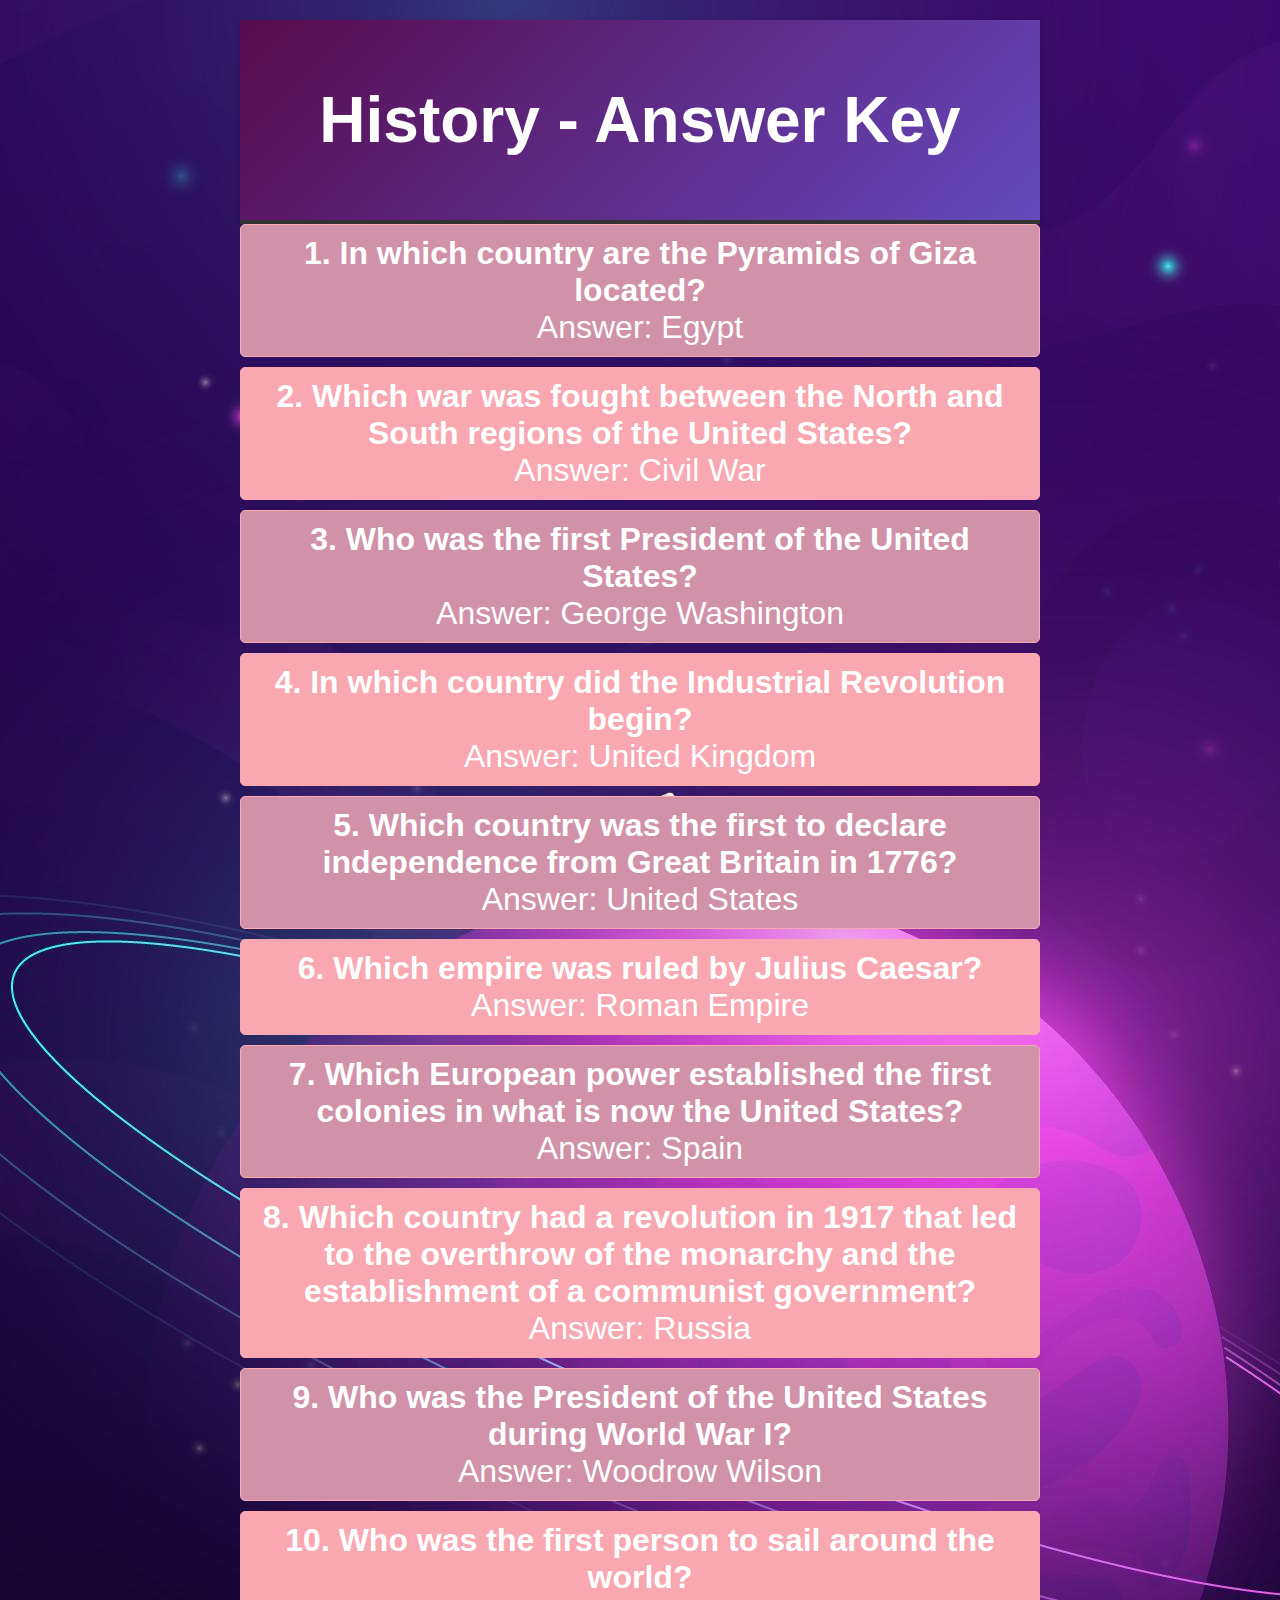
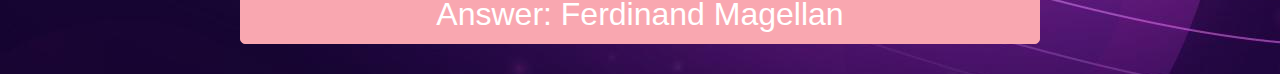
<file: sub-pages/hiskey.html>
<!DOCTYPE html>
<html>
<head>
    <title>History - Answer Key</title>
    <link rel="icon" type="image/jpg" href="../Gemini_Generated_Image.jpg">
    <link rel="stylesheet" type="text/css" href="../stylesheet/key.css">
</head>
<body>
    <div class="container">
        <header>
            <h1>History - Answer Key</h1>
        </header>
        <div class="answer">
            <strong>1. In which country are the Pyramids of Giza located?</strong><br>
            Answer: Egypt
        </div>
        <div class="answer">
            <strong>2. Which war was fought between the North and South regions of the United States?</strong><br>
            Answer: Civil War
        </div>
        <div class="answer">
            <strong>3. Who was the first President of the United States?</strong><br>
            Answer: George Washington
        </div>
        <div class="answer">
            <strong>4. In which country did the Industrial Revolution begin?</strong><br>
            Answer: United Kingdom
        </div>
        <div class="answer">
            <strong>5. Which country was the first to declare independence from Great Britain in 1776?</strong><br>
            Answer: United States
        </div>
        <div class="answer">
            <strong>6. Which empire was ruled by Julius Caesar?</strong><br>
            Answer: Roman Empire
        </div>
        <div class="answer">
            <strong>7. Which European power established the first colonies in what is now the United States?</strong><br>
            Answer: Spain
        </div>
        <div class="answer">
            <strong>8. Which country had a revolution in 1917 that led to the overthrow of the monarchy and the establishment of a communist government?</strong><br>
            Answer: Russia
        </div>
        <div class="answer">
            <strong>9. Who was the President of the United States during World War I?</strong><br>
            Answer: Woodrow Wilson
        </div>
        <div class="answer">
            <strong>10. Who was the first person to sail around the world?</strong><br>
            Answer: Ferdinand Magellan
        </div>
    </div>
</body>
</html>
</file>
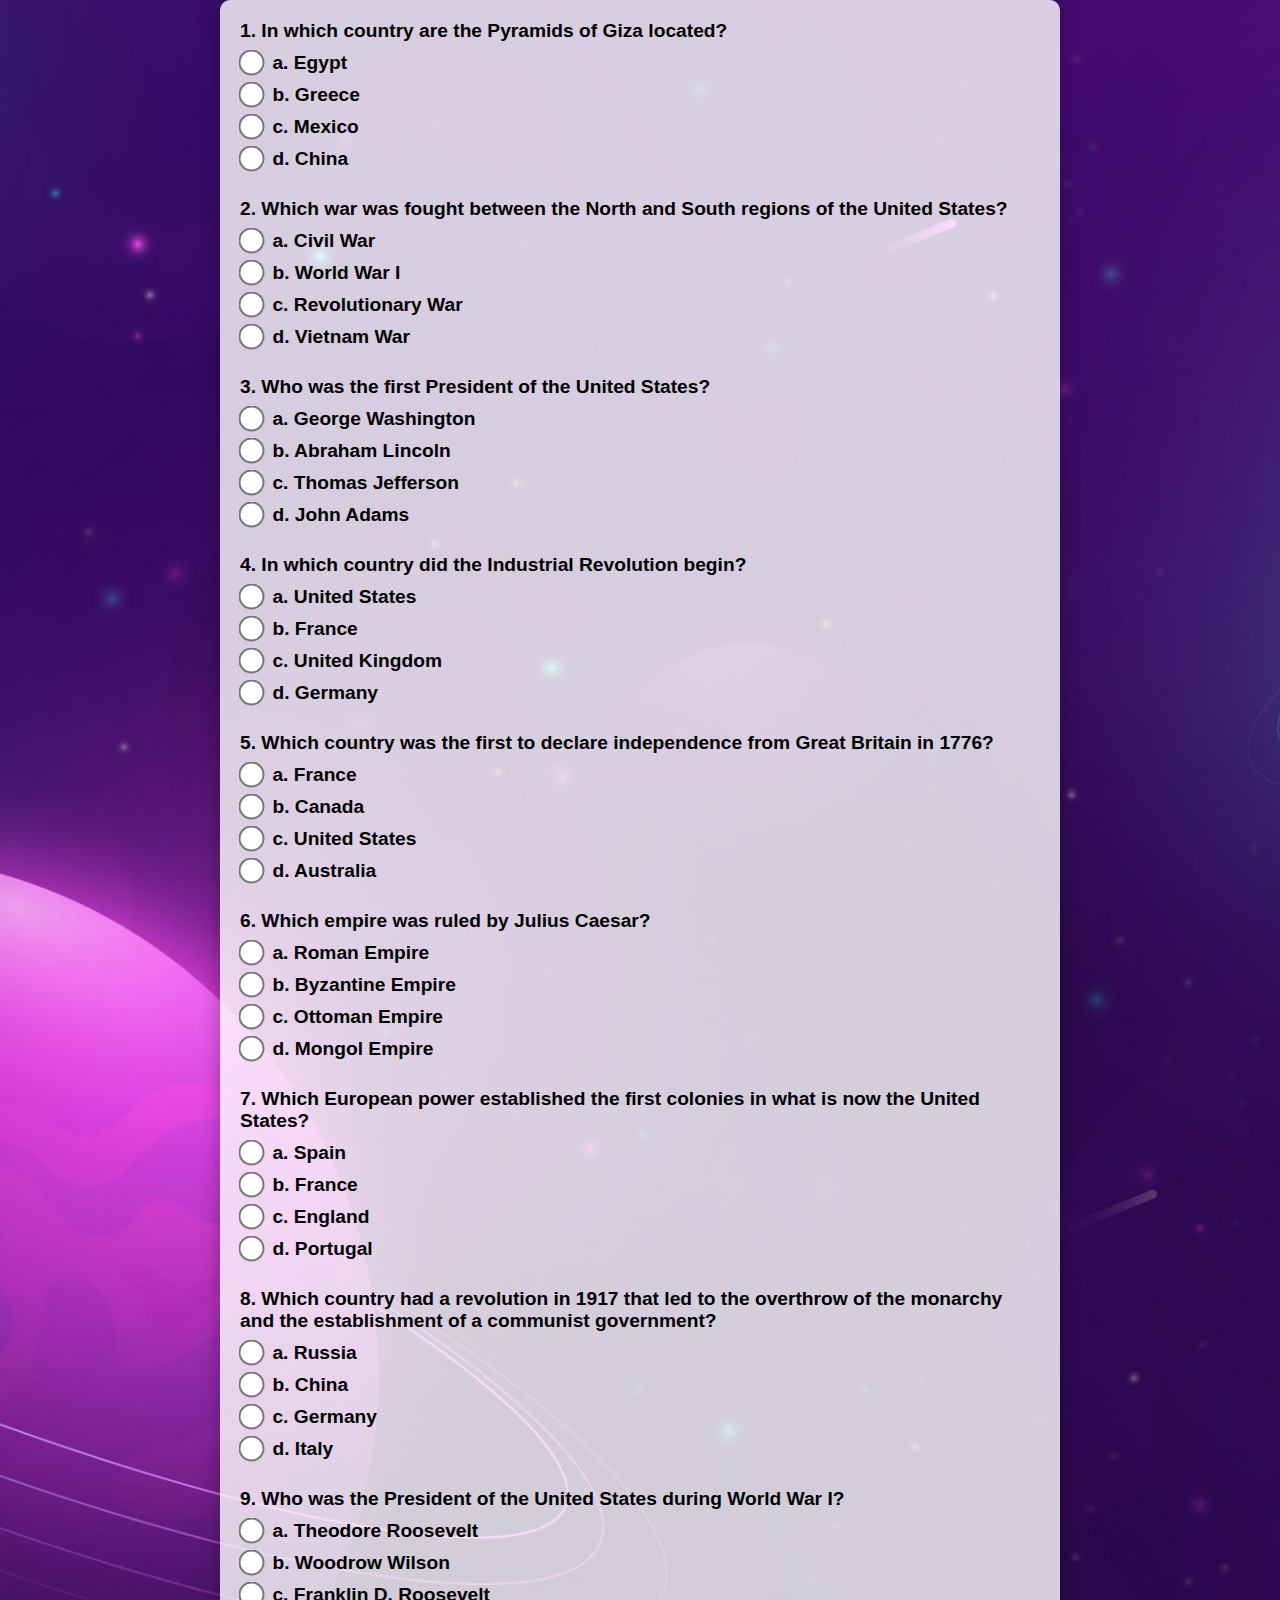
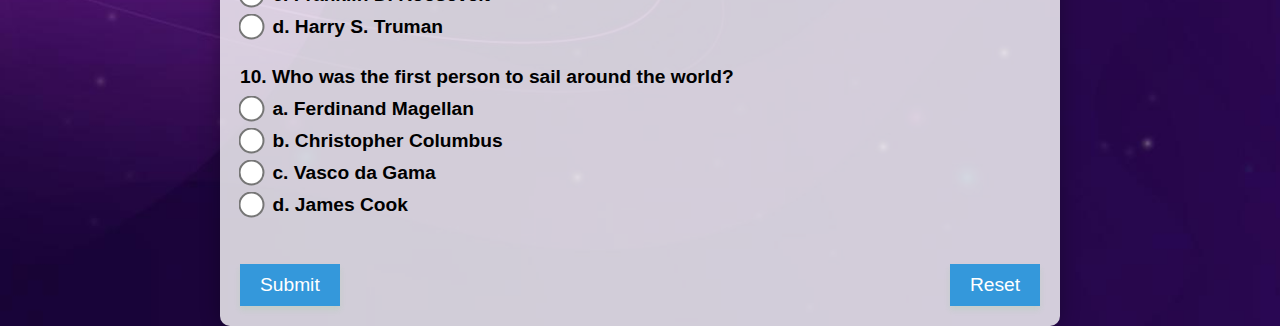
<file: sub-pages/history.html>
<!DOCTYPE html>
<html>
<head>
    <title>History</title>
    <link rel="icon" type="image/jpg" href="../Gemini_Generated_Image.jpg">
    <link rel="stylesheet" type="text/css" href="../stylesheet/sub.css">
</head>
<body>

    <form>
        <div class="history1">
            <label for="pyramid1">1. In which country are the Pyramids of Giza located?</label><br>

            <input type="radio" id="pyramid1" name="pyramid" value="Egypt">
            <label for="pyramid1">a. Egypt</label><br>

            <input type="radio" id="pyramid2" name="pyramid" value="Greece">
            <label for="pyramid2">b. Greece</label><br>

            <input type="radio" id="pyramid3" name="pyramid" value="Mexico">
            <label for="pyramid3">c. Mexico</label><br>

            <input type="radio" id="pyramid4" name="pyramid" value="China">
            <label for="pyramid4">d. China</label><br>
        </div><br>

        <div class="history2">
            <label for="war1">2. Which war was fought between the North and South regions of the United States?</label><br>

            <input type="radio" id="war1" name="war" value="Civil War">
            <label for="war1">a. Civil War</label><br>

            <input type="radio" id="war2" name="war" value="World War I">
            <label for="war2">b. World War I</label><br>

            <input type="radio" id="war3" name="war" value="Revolutionary War">
            <label for="war3">c. Revolutionary War</label><br>

            <input type="radio" id="war4" name="war" value="Vietnam War">
            <label for="war4">d. Vietnam War</label><br>
        </div><br>

        <div class="history3">
            <label for="leader1">3. Who was the first President of the United States?</label><br>

            <input type="radio" id="leader1" name="leader" value="George Washington">
            <label for="leader1">a. George Washington</label><br>

            <input type="radio" id="leader2" name="leader" value="Abraham Lincoln">
            <label for="leader2">b. Abraham Lincoln</label><br>

            <input type="radio" id="leader3" name="leader" value="Thomas Jefferson">
            <label for="leader3">c. Thomas Jefferson</label><br>

            <input type="radio" id="leader4" name="leader" value="John Adams">
            <label for="leader4">d. John Adams</label><br>
        </div><br>

        <div class="history4">
            <label for="revolution1">4. In which country did the Industrial Revolution begin?</label><br>

            <input type="radio" id="revolution1" name="revolution" value="United States">
            <label for="revolution1">a. United States</label><br>

            <input type="radio" id="revolution2" name="revolution" value="France">
            <label for="revolution2">b. France</label><br>

            <input type="radio" id="revolution3" name="revolution" value="United Kingdom">
            <label for="revolution3">c. United Kingdom</label><br>

            <input type="radio" id="revolution4" name="revolution" value="Germany">
            <label for="revolution4">d. Germany</label><br>
        </div><br>

        <div class="history5">
            <label for="independence1">5. Which country was the first to declare independence from Great Britain in 1776?</label><br>

            <input type="radio" id="independence1" name="independence" value="France">
            <label for="independence1">a. France</label><br>

            <input type="radio" id="independence2" name="independence" value="Canada">
            <label for="independence2">b. Canada</label><br>

            <input type="radio" id="independence3" name="independence" value="United States">
            <label for="independence3">c. United States</label><br>

            <input type="radio" id="independence4" name="independence" value="Australia">
            <label for="independence4">d. Australia</label><br>
        </div><br>

        <div class="history6">
            <label for="empire1">6. Which empire was ruled by Julius Caesar?</label><br>

            <input type="radio" id="empire1" name="empire" value="Roman Empire">
            <label for="empire1">a. Roman Empire</label><br>

            <input type="radio" id="empire2" name="empire" value="Byzantine Empire">
            <label for="empire2">b. Byzantine Empire</label><br>

            <input type="radio" id="empire3" name="empire" value="Ottoman Empire">
            <label for="empire3">c. Ottoman Empire</label><br>

            <input type="radio" id="empire4" name="empire" value="Mongol Empire">
            <label for="empire4">d. Mongol Empire</label><br>
        </div><br>

        <div class="history7">
            <label for="colony1">7. Which European power established the first colonies in what is now the United States?</label><br>

            <input type="radio" id="colony1" name="colony" value="Spain">
            <label for="colony1">a. Spain</label><br>

            <input type="radio" id="colony2" name="colony" value="France">
            <label for="colony2">b. France</label><br>

            <input type="radio" id="colony3" name="colony" value="England">
            <label for="colony3">c. England</label><br>

            <input type="radio" id="colony4" name="colony" value="Portugal">
            <label for="colony4">d. Portugal</label><br>
        </div><br>

        <div class="history8">
            <label for="revolutionary1">8. Which country had a revolution in 1917 that led to the overthrow of the monarchy and the establishment of a communist government?</label><br>

            <input type="radio" id="revolutionary1" name="revolutionary" value="Russia">
            <label for="revolutionary1">a. Russia</label><br>

            <input type="radio" id="revolutionary2" name="revolutionary" value="China">
            <label for="revolutionary2">b. China</label><br>

            <input type="radio" id="revolutionary3" name="revolutionary" value="Germany">
            <label for="revolutionary3">c. Germany</label><br>

            <input type="radio" id="revolutionary4" name="revolutionary" value="Italy">
            <label for="revolutionary4">d. Italy</label><br>
        </div><br>

        <div class="history9">
            <label for="president1">9. Who was the President of the United States during World War I?</label><br>

            <input type="radio" id="president1" name="president" value="Theodore Roosevelt">
            <label for="president1">a. Theodore Roosevelt</label><br>

            <input type="radio" id="president2" name="president" value="Woodrow Wilson">
            <label for="president2">b. Woodrow Wilson</label><br>

            <input type="radio" id="president3" name="president" value="Franklin D. Roosevelt">
            <label for="president3">c. Franklin D. Roosevelt</label><br>

            <input type="radio" id="president4" name="president" value="Harry S. Truman">
            <label for="president4">d. Harry S. Truman</label><br>
        </div><br>

       <div class="history10">
        <label for="explorer1">10. Who was the first person to sail around the world?</label><br>
    
        <input type="radio" id="explorer1" name="explorer" value="Ferdinand Magellan">
        <label for="explorer1">a. Ferdinand Magellan</label><br>
    
        <input type="radio" id="explorer2" name="explorer" value="Christopher Columbus">
        <label for="explorer2">b. Christopher Columbus</label><br>
    
        <input type="radio" id="explorer3" name="explorer" value="Vasco da Gama">
        <label for="explorer3">c. Vasco da Gama</label><br>
    
        <input type="radio" id="explorer4" name="explorer" value="James Cook">
        <label for="explorer4">d. James Cook</label><br>
        </div><br>
        <button type="submit">Submit</button>
        <button type="reset" value="reset" class="Reset">Reset</button>
    </form>

</body>
</html>
</file>
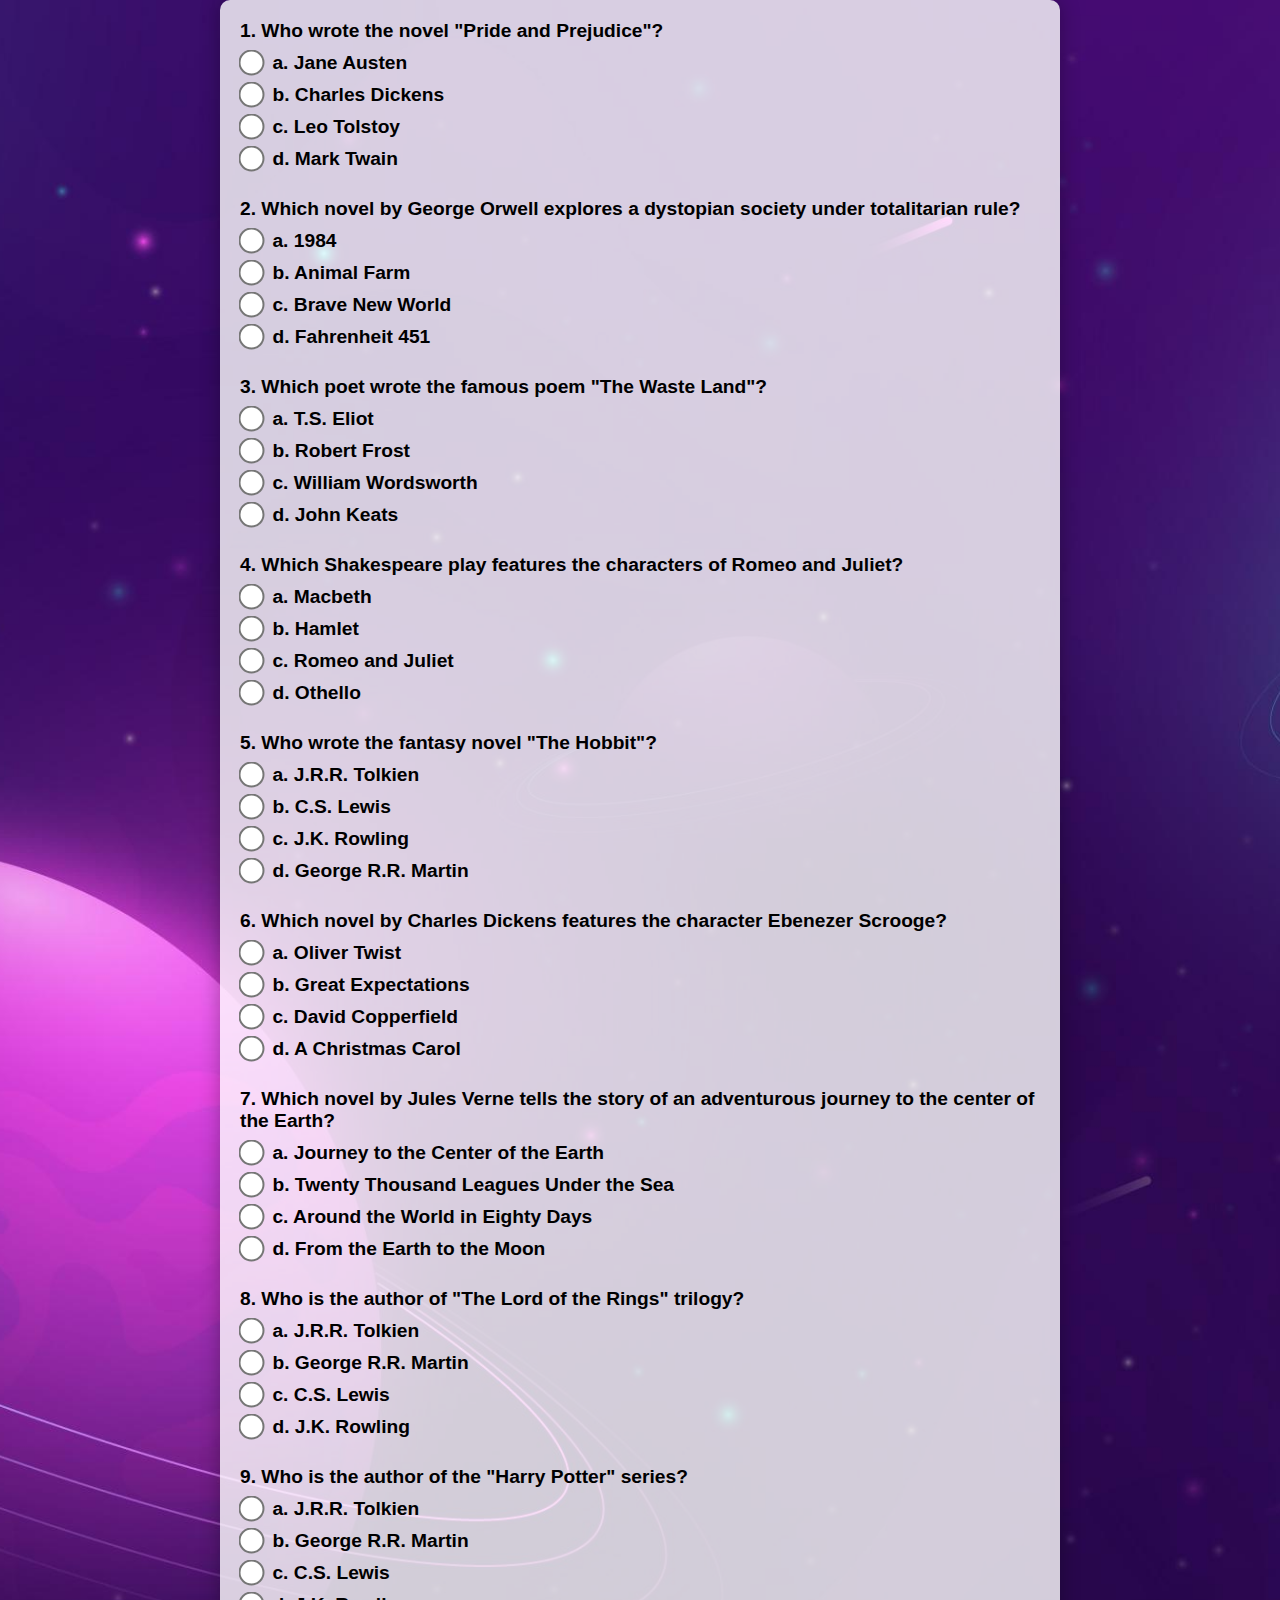
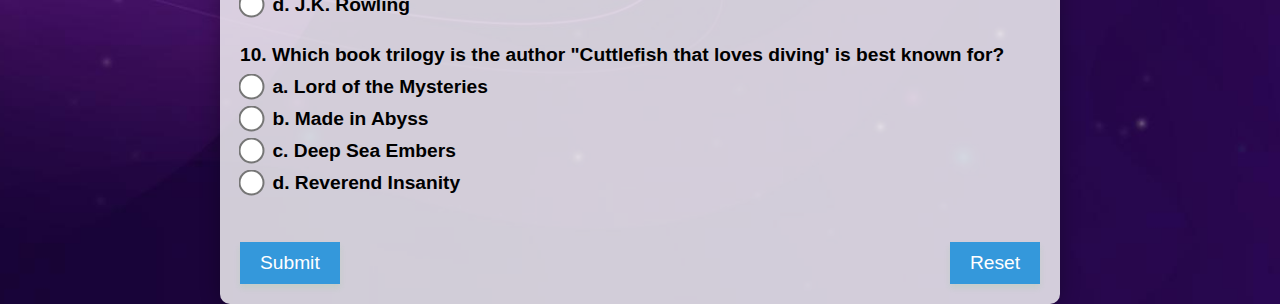
<file: sub-pages/lit.html>
<!DOCTYPE html>
<html>
    <head>
        <title>
            Literature
        </title>
        <link rel="icon" type="image/jpg" href="../Gemini_Generated_Image.jpg">
        <link rel="stylesheet" type="text/css" href="../stylesheet/sub.css">
    </head>
    <body>
        <form>
            <div class="literature1">
                <label for="author">1. Who wrote the novel "Pride and Prejudice"?</label><br>
            
                <input type="radio" id="author" name="author" value="Jane Austen">
                <label for="Jane Austen">a. Jane Austen</label><br>
            
                <input type="radio" id="author" name="author" value="Charles Dickens">
                <label for="Charles Dickens">b. Charles Dickens</label><br>
            
                <input type="radio" id="author" name="author" value="Leo Tolstoy">
                <label for="Leo Tolstoy">c. Leo Tolstoy</label><br>
            
                <input type="radio" id="author" name="author" value="Mark Twain">
                <label for="Mark Twain">d. Mark Twain</label><br>
            </div><br>
            
            <div class="literature2">
                <label for="novel">2. Which novel by George Orwell explores a dystopian society under totalitarian rule?</label><br>
            
                <input type="radio" id="novel" name="novel" value="1984">
                <label for="1984">a. 1984</label><br>
            
                <input type="radio" id="novel" name="novel" value="Animal Farm">
                <label for="Animal Farm">b. Animal Farm</label><br>
            
                <input type="radio" id="novel" name="novel" value="Brave New World">
                <label for="Brave New World">c. Brave New World</label><br>
            
                <input type="radio" id="novel" name="novel" value="Fahrenheit 451">
                <label for="Fahrenheit 451">d. Fahrenheit 451</label><br>
            </div><br>
            
            <div class="literature3">
                <label for="poem">3. Which poet wrote the famous poem "The Waste Land"?</label><br>
            
                <input type="radio" id="poem" name="poem" value="T.S. Eliot">
                <label for="T.S. Eliot">a. T.S. Eliot</label><br>
            
                <input type="radio" id="poem" name="poem" value="Robert Frost">
                <label for="Robert Frost">b. Robert Frost</label><br>
            
                <input type="radio" id="poem" name="poem" value="William Wordsworth">
                <label for="William Wordsworth">c. William Wordsworth</label><br>
            
                <input type="radio" id="poem" name="poem" value="John Keats">
                <label for="John Keats">d. John Keats</label><br>
            </div><br>
            
            <div class="literature4">
                <label for="play">4. Which Shakespeare play features the characters of Romeo and Juliet?</label><br>
            
                <input type="radio" id="play" name="play" value="Macbeth">
                <label for="Macbeth">a. Macbeth</label><br>
            
                <input type="radio" id="play" name="play" value="Hamlet">
                <label for="Hamlet">b. Hamlet</label><br>
            
                <input type="radio" id="play" name="play" value="Romeo and Juliet">
                <label for="Romeo and Juliet">c. Romeo and Juliet</label><br>
            
                <input type="radio" id="play" name="play" value="Othello">
                <label for="Othello">d. Othello</label><br>
            </div><br>
            
            <div class="literature5">
                <label for="author">5. Who wrote the fantasy novel "The Hobbit"?</label><br>
            
                <input type="radio" id="author" name="authorQ" value="J.R.R. Tolkien">
                <label for="J.R.R. Tolkien">a. J.R.R. Tolkien</label><br>
            
                <input type="radio" id="author" name="authorQ" value="C.S. Lewis">
                <label for="C.S. Lewis">b. C.S. Lewis</label><br>
            
                <input type="radio" id="author" name="authorQ" value="J.K. Rowling">
                <label for="J.K. Rowling">c. J.K. Rowling</label><br>
            
                <input type="radio" id="author" name="authorQ" value="George R.R. Martin">
                <label for="George R.R. Martin">d. George R.R. Martin</label><br>
            </div><br>
            
            <div class="literature6">
                <label for="novel">6. Which novel by Charles Dickens features the character Ebenezer Scrooge?</label><br>
            
                <input type="radio" id="novel" name="novelQ" value="Oliver Twist">
                <label for="Oliver Twist">a. Oliver Twist</label><br>
            
                <input type="radio" id="novel" name="novelQ" value="Great Expectations">
                <label for="Great Expectations">b. Great Expectations</label><br>
            
                <input type="radio" id="novel" name="novelQ" value="David Copperfield">
                <label for="David Copperfield">c. David Copperfield</label><br>
            
                <input type="radio" id="novel" name="novelQ" value="A Christmas Carol">
                <label for="A Christmas Carol">d. A Christmas Carol</label><br>
            </div><br>
            
            <div class="literature7">
                <label for="novel">7. Which novel by Jules Verne tells the story of an adventurous journey to the center of the Earth?</label><br>
            
                <input type="radio" id="novel" name="novelW" value="Journey to the Center of the Earth">
                <label for="Journey to the Center of the Earth">a. Journey to the Center of the Earth</label><br>
            
                <input type="radio" id="novel" name="novelW" value="Twenty Thousand Leagues Under the Sea">
                <label for="Twenty Thousand Leagues Under the Sea">b. Twenty Thousand Leagues Under the Sea</label><br>
            
                <input type="radio" id="novel" name="novelW" value="Around the World in Eighty Days">
                <label for="Around the World in Eighty Days">c. Around the World in Eighty Days</label><br>
            
                <input type="radio" id="novel" name="novelW" value="From the Earth to the Moon">
                <label for="From the Earth to the Moon">d. From the Earth to the Moon</label><br>
            </div><br>
            
            <div class="literature8">
                <label for="novel">8. Who is the author of "The Lord of the Rings" trilogy?</label><br>
            
                <input type="radio" id="novel" name="novelZ" value="J.R.R. Tolkien">
                <label for="J.R.R. Tolkien">a. J.R.R. Tolkien</label><br>
            
                <input type="radio" id="novel" name="novelZ" value="George R.R. Martin">
                <label for="George R.R. Martin">b. George R.R. Martin</label><br>
            
                <input type="radio" id="novel" name="novelZ" value="C.S. Lewis">
                <label for="C.S. Lewis">c. C.S. Lewis</label><br>
            
                <input type="radio" id="novel" name="novelZ" value="J.K. Rowling">
                <label for="J.K. Rowling">d. J.K. Rowling</label><br>
            </div><br>
            
            <div class="literature9">
                <label for="author">9. Who is the author of the "Harry Potter" series?</label><br>
            
                <input type="radio" id="author" name="authorV" value="J.R.R. Tolkien">
                <label for="J.R.R. Tolkien">a. J.R.R. Tolkien</label><br>
            
                <input type="radio" id="author" name="authorV" value="George R.R. Martin">
                <label for="George R.R. Martin">b. George R.R. Martin</label><br>
            
                <input type="radio" id="author" name="authorV" value="C.S. Lewis">
                <label for="C.S. Lewis">c. C.S. Lewis</label><br>
            
                <input type="radio" id="author" name="authorV" value="J.K. Rowling">
                <label for="J.K. Rowling">d. J.K. Rowling</label><br>
            </div><br>
            
            <div class="literature10">
                <label for="mysteries">10. Which book trilogy is the author "Cuttlefish that loves diving' is best known for?</label><br>
            
                <input type="radio" id="mysteries" name="mysteries" value="Lord of the Mysteries">
                <label for="Lord of the Mysteries">a. Lord of the Mysteries</label><br>
            
                <input type="radio" id="mysteries" name="mysteries" value="Made in Abyss">
                <label for="Made in Abyss">b. Made in Abyss</label><br>
            
                <input type="radio" id="mysteries" name="mysteries" value="Deep Sea Embers">
                <label for="Deep Sea Embers">c. Deep Sea Embers</label><br>
            
                <input type="radio" id="mysteries" name="mysteries" value="Reverend Insanity">
                <label for="Reverend Insanity">d. Reverend Insanity</label><br>
            </div><br>
            <button type="reset" value="reset" class="Reset">Reset</button>
            <button type="submit">Submit</button>           
        </form>

 
    </body>
</html>
</file>
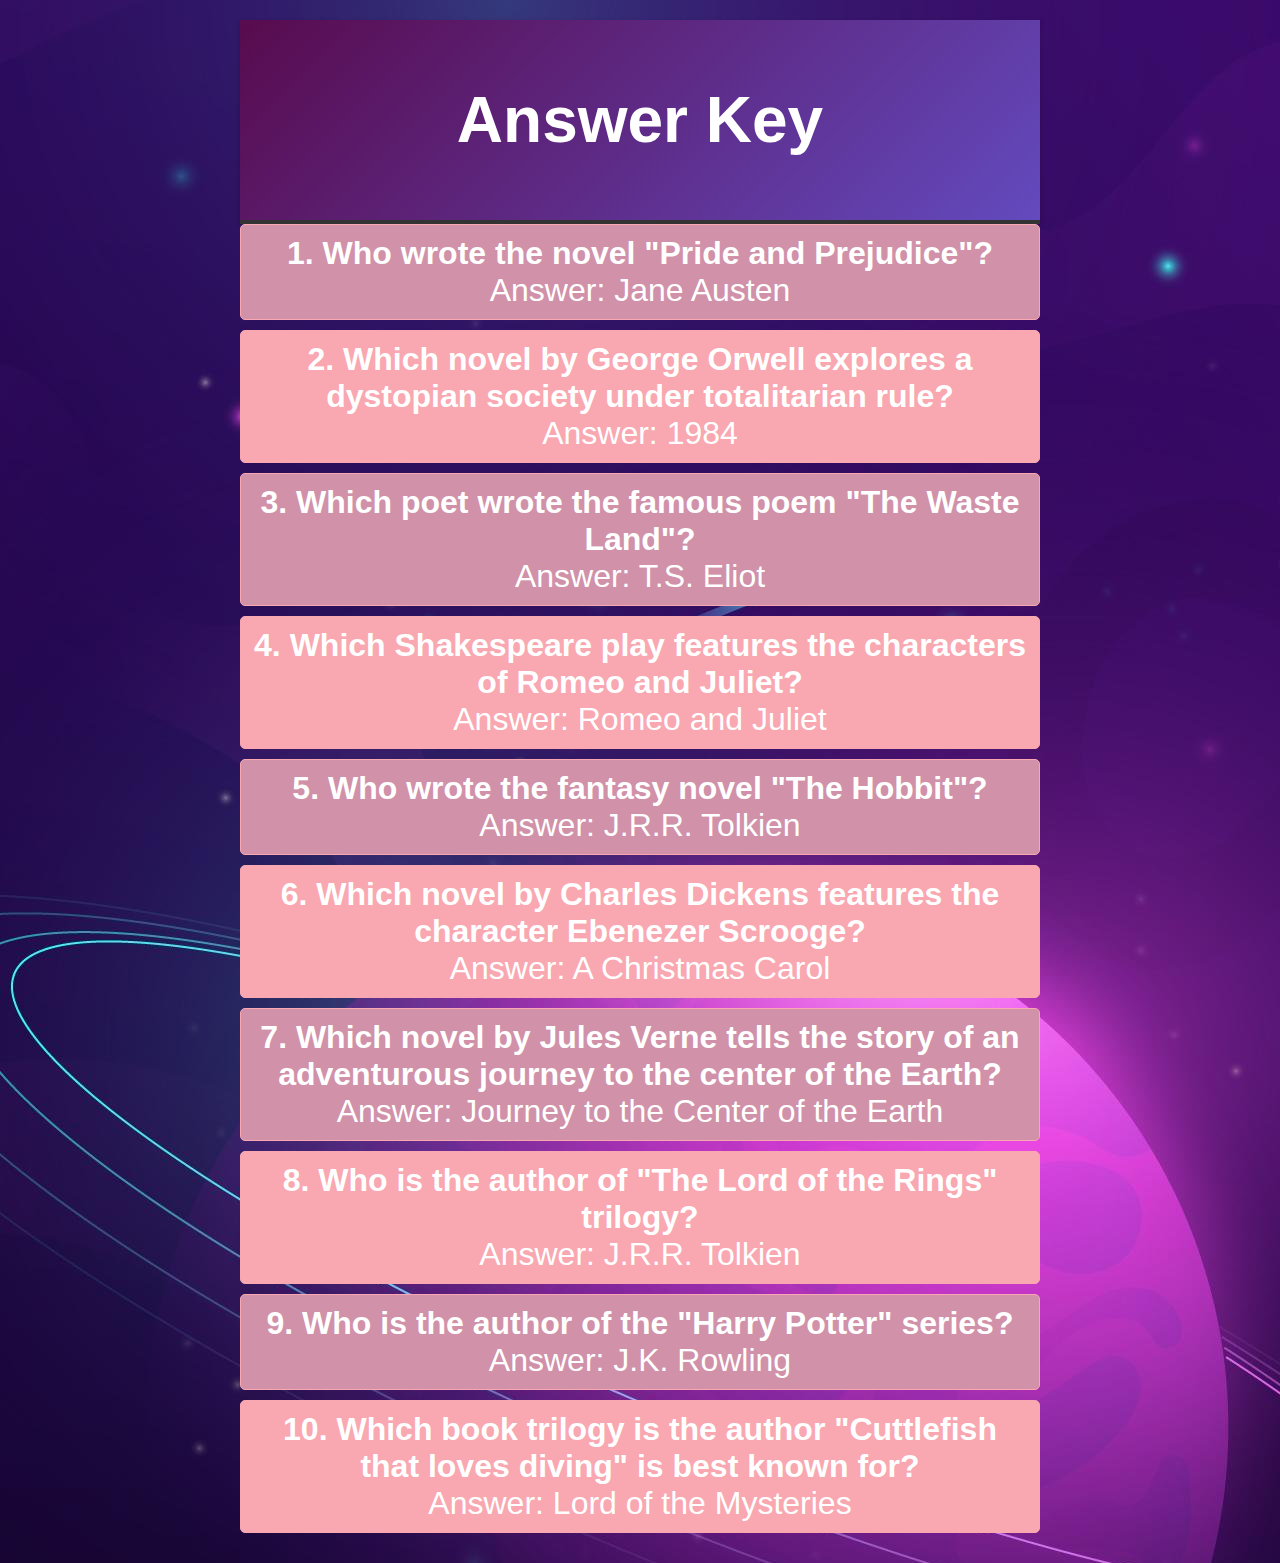
<file: sub-pages/litscore.html>
<!DOCTYPE html>
<html>
<head>
    <link rel="stylesheet" type="text/css" href="../stylesheet/key.css">
    <link rel="icon" type="image/jpg" href="../Gemini_Generated_Image.jpg">
    <title>Answer Key</title>
</head>
<body>
    <div class="container">
        <header>
            <h1>Answer Key</h1>
        </header>
        <div class="answer" id="q1">
            <strong>1. Who wrote the novel "Pride and Prejudice"?</strong><br>
            Answer: Jane Austen
        </div>
        <div class="answer" id="q2">
            <strong>2. Which novel by George Orwell explores a dystopian society under totalitarian rule?</strong><br>
            Answer: 1984
        </div>
        <div class="answer" id="q3">
            <strong>3. Which poet wrote the famous poem "The Waste Land"?</strong><br>
            Answer: T.S. Eliot
        </div>
        <div class="answer" id="q4">
            <strong>4. Which Shakespeare play features the characters of Romeo and Juliet?</strong><br>
            Answer: Romeo and Juliet
        </div>
        <div class="answer" id="q5">
            <strong>5. Who wrote the fantasy novel "The Hobbit"?</strong><br>
            Answer: J.R.R. Tolkien
        </div>
        <div class="answer" id="q6">
            <strong>6. Which novel by Charles Dickens features the character Ebenezer Scrooge?</strong><br>
            Answer: A Christmas Carol
        </div>
        <div class="answer" id="q7">
            <strong>7. Which novel by Jules Verne tells the story of an adventurous journey to the center of the Earth?</strong><br>
            Answer: Journey to the Center of the Earth
        </div>
        <div class="answer" id="q8">
            <strong>8. Who is the author of "The Lord of the Rings" trilogy?</strong><br>
            Answer: J.R.R. Tolkien
        </div>
        <div class="answer" id="q9">
            <strong>9. Who is the author of the "Harry Potter" series?</strong><br>
            Answer: J.K. Rowling
        </div>
        <div class="answer" id="q10">
            <strong>10. Which book trilogy is the author "Cuttlefish that loves diving" is best known for?</strong><br>
            Answer: Lord of the Mysteries
        </div>
    </div>
</body>
</html>
</file>
<file: stylesheet/sub.css>
body {
    font-family: Arial, sans-serif;
    background-image: url('../bg/5432299.jpg');
    background-repeat: no-repeat;
    background-position: center;
    background-size: cover;
    margin: 0;
    padding: 0;
}

form {
    max-width: 800px;
    margin: 0 auto;
    padding: 20px;
    background-color: rgba(255, 255, 255, 0.8);
    border-radius: 10px;
    box-shadow: 0 0 20px rgba(0, 0, 0, 0.3); 
}

label {
    display: inline-block;
    font-size: 1.2em;
    font-weight: bold;
    margin-bottom: 10px;
}

input[type="radio"] {
    margin-right: 10px;
    transform: scale(2);
}

button {
    border: none;
    padding: 10px 20px;
    margin-top: 20px;
    background-color: #3498db;
    color: white;
    font-size: 1.2em;
    cursor: pointer;
    box-shadow: 0 4px 6px rgba(71, 216, 71, 0.1); 
}

button:hover {
    background-color: #2980b9;
}

.Reset {
    float: right;
}
</file>
<file: stylesheet/key.css>
body {
    font-family: Opensans-LightItalic, -apple-system, BlinkMacSystemFont, 'Segoe UI', Roboto, Oxygen, Ubuntu, Cantarell, 'Open Sans', 'Helvetica Neue', sans-serif;
    background-color: #333; /* dark background for readability */
    margin: 0;
    padding: 20px;
    background-image:url('../bg/5432299.jpg');
    font-size: 200%;
}

.container {
    max-width: 800px; /* set maximum width for content */
    margin: 0 auto; /* center the container horizontally */
    text-align: center; /* center the content inside the container */
}

header {
    background: linear-gradient(135deg, #580b4e, #634abe);
    border-bottom: 4px solid #333;
    text-align: center;
    padding: 20px 0;
    box-shadow: 0 2px 5px rgba(0, 0, 0, 0.2);
    color: #fff;
}

.answer {
    margin-bottom: 10px;
    padding: 10px;
    background-color: #f9a7b0; /* purplish-pink */
    color: #fff; /* white text */
    border: 1px solid #f9a7b0; /* border color matches background */
    border-radius: 5px;
}

.answer strong {
    font-weight: bold;
}

.answer:nth-child(even) {
    background-color: #d091a9; /* lighter purplish-pink */
}
</file>
